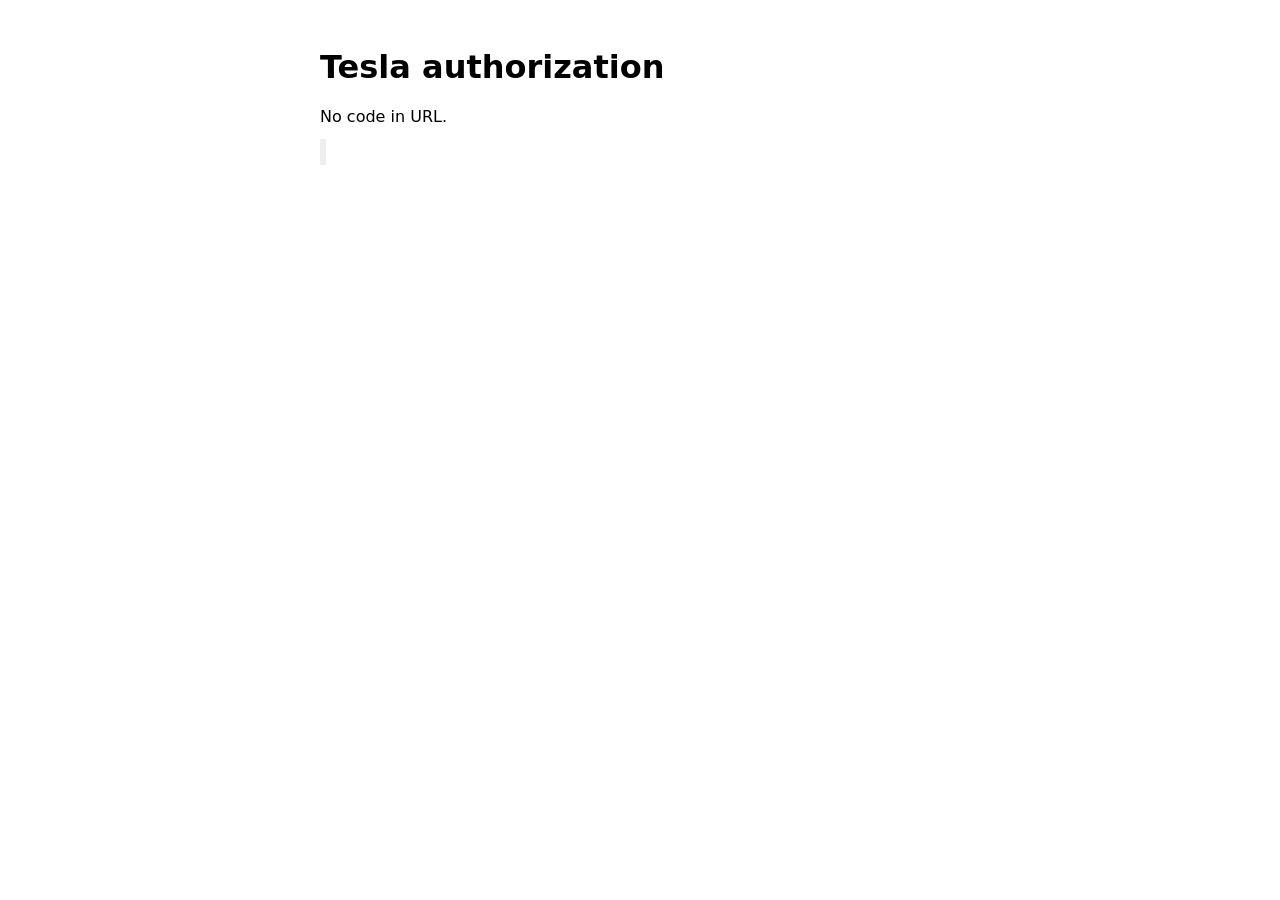
<file: callback/index.html>
<!doctype html><meta charset="utf-8"><meta name="robots" content="noindex"><title>Tesla authorization</title>
<style>body{font:16px system-ui;max-width:40em;margin:3em auto;padding:0 1em}code{word-break:break-all;background:#eee;padding:.2em}</style>
<h1>Tesla authorization</h1><p id="m">Reading response…</p><p><code id="c"></code></p>
<script>
const q=new URLSearchParams(location.search);const c=q.get('code'),e=q.get('error');
document.getElementById('m').textContent=c?'Approved. Copy this whole page URL (or the code below) back into the chat:':(e?('Error: '+e+' '+(q.get('error_description')||'')):'No code in URL.');
if(c)document.getElementById('c').textContent=c;
</script>
</file>
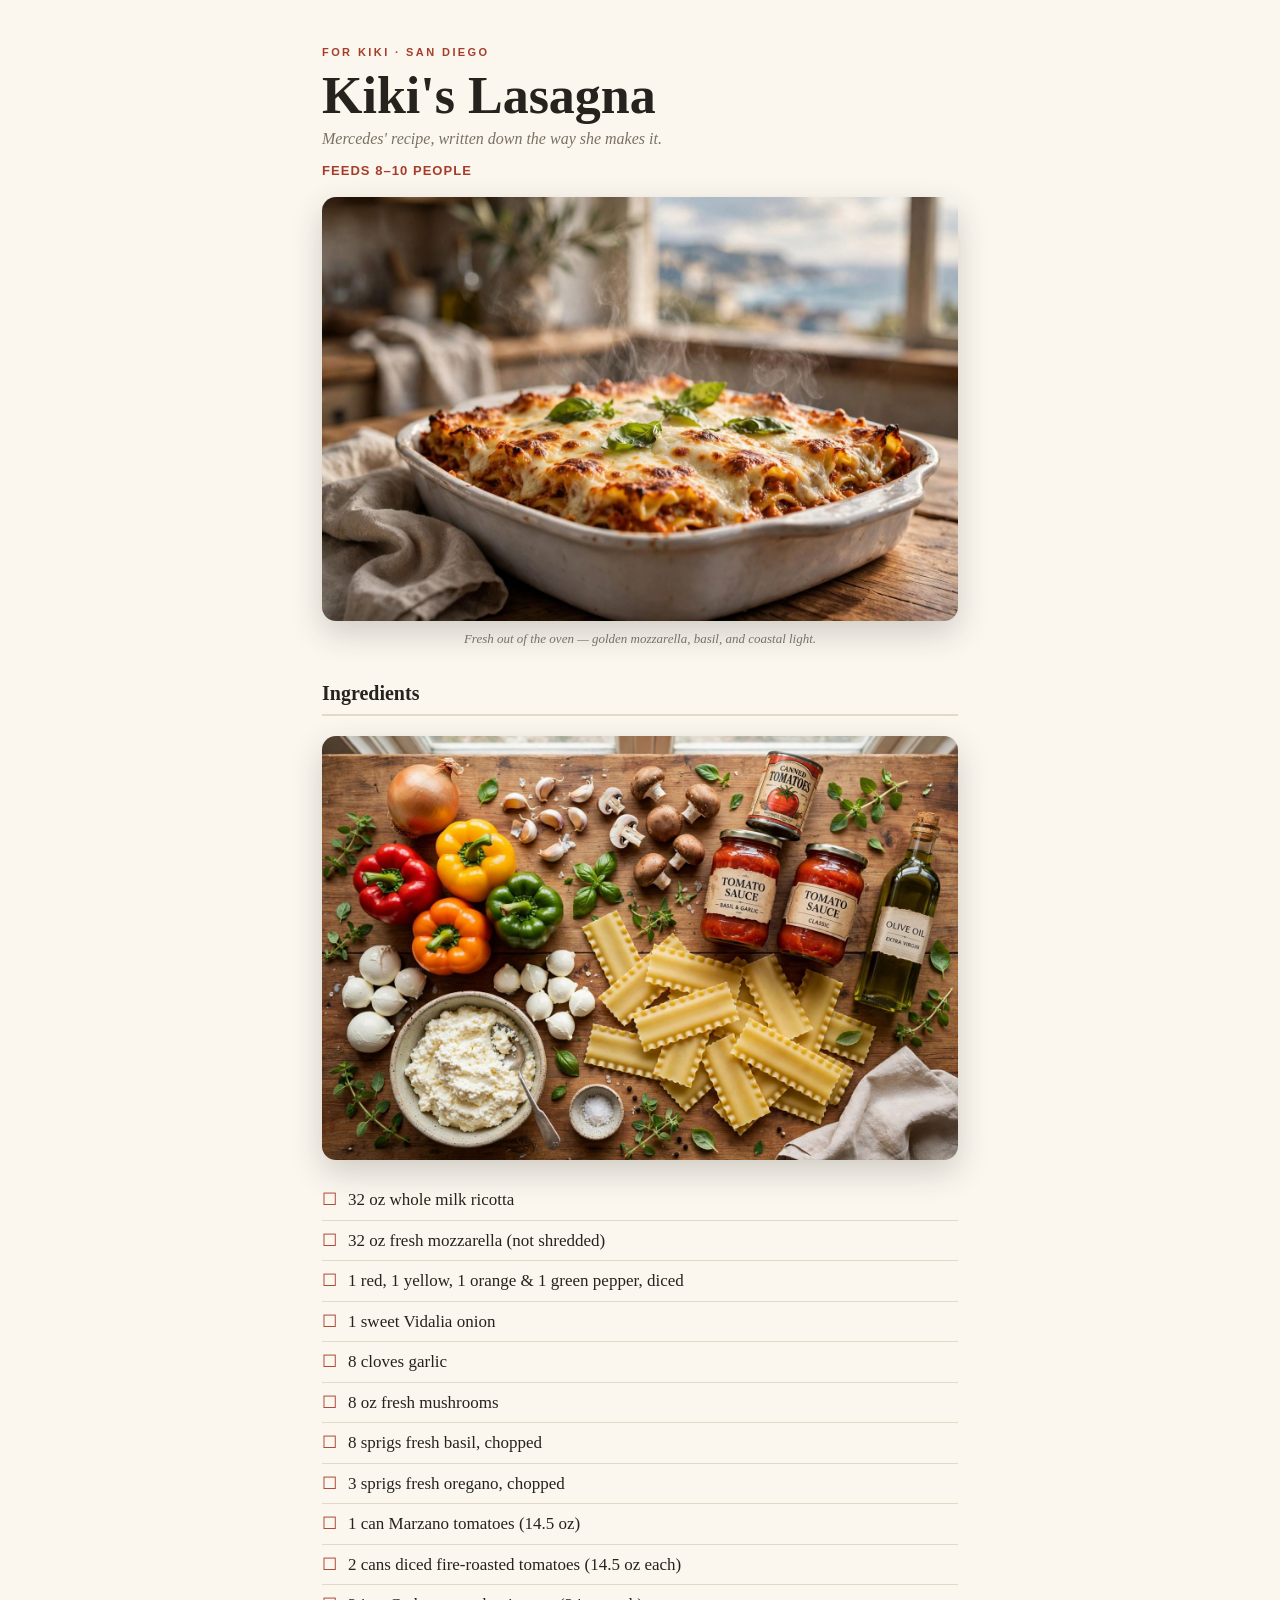
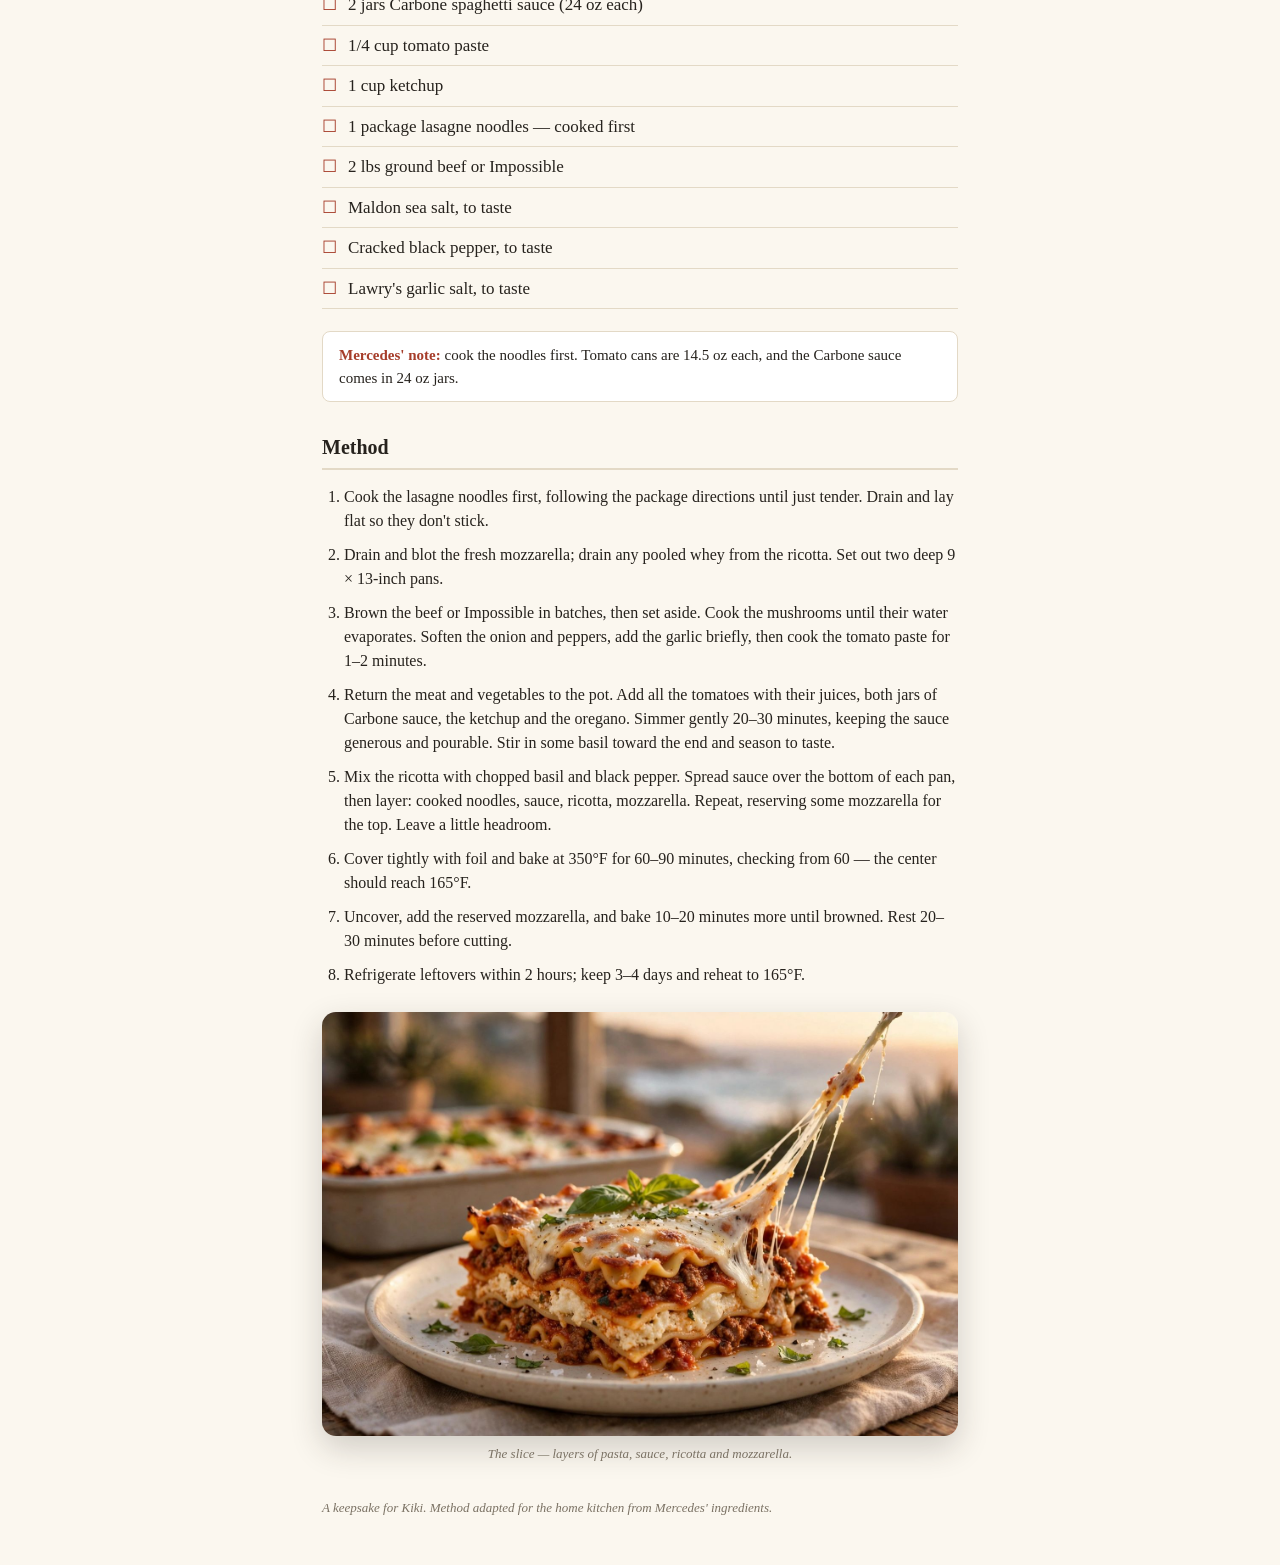
<file: kiki-lasagna-card/index.html>
<!DOCTYPE html>
<html lang="en">
<head>
<meta charset="utf-8">
<meta name="viewport" content="width=device-width, initial-scale=1">
<title>Kiki's Lasagna — Recipe Card</title>
<meta property="og:title" content="Kiki's Lasagna — Recipe Card">
<meta property="og:description" content="Mercedes' lasagna: her ingredients, with the Oct 15 corrections. Feeds 8–10.">
<meta property="og:image" content="https://meltckr.github.io/kiki-lasagna-card/assets/hero.jpg">
<style>
  :root{--ink:#26221d;--paper:#fbf7ef;--accent:#a63d2a;--line:#e3d9c6;--muted:#7a7163}
  *{box-sizing:border-box}
  body{margin:0;background:var(--paper);color:var(--ink);font-family:Georgia,'Times New Roman',serif;line-height:1.5}
  .card{max-width:680px;margin:0 auto;padding:32px 22px 48px}
  .eyebrow{letter-spacing:.22em;font-size:11px;text-transform:uppercase;color:var(--accent);font-family:Helvetica,Arial,sans-serif;font-weight:700}
  h1{font-size:42px;line-height:1.05;margin:8px 0 4px}
  .sub{color:var(--muted);font-style:italic;margin:0 0 6px}
  .serves{font-family:Helvetica,Arial,sans-serif;font-size:13px;letter-spacing:.08em;text-transform:uppercase;color:var(--accent);font-weight:700;margin:10px 0 0}
  h2{font-size:20px;margin:30px 0 10px;border-bottom:2px solid var(--line);padding-bottom:6px}
  ul{list-style:none;padding:0;margin:0}
  ul li{padding:7px 0 7px 26px;position:relative;border-bottom:1px solid var(--line);font-size:17px}
  ul li::before{content:"☐";position:absolute;left:0;color:var(--accent)}
  ol{padding-left:22px;margin:0}
  ol li{padding:5px 0;font-size:16px}
  .note{background:#fff;border:1px solid var(--line);border-radius:8px;padding:12px 16px;font-size:15px;margin-top:22px}
  .note strong{color:var(--accent)}
  footer{margin-top:34px;color:var(--muted);font-size:13px;font-style:italic}
  figure{margin:20px 0}
  figure img{width:100%;height:auto;display:block;border-radius:14px;box-shadow:0 12px 32px rgba(38,34,29,.20)}
  figcaption{color:var(--muted);font-size:13px;font-style:italic;margin-top:8px;text-align:center}
  .hero-img{margin-top:16px}
  @media (min-width:760px){ h1{font-size:52px} .card{padding-top:44px} }
</style>
</head>
<body>
<div class="card">
  <div class="eyebrow">For Kiki · San Diego</div>
  <h1>Kiki's Lasagna</h1>
  <p class="sub">Mercedes' recipe, written down the way she makes it.</p>
  <p class="serves">Feeds 8–10 people</p>

  <figure class="hero-img"><img src="assets/hero.jpg" alt="Baked lasagna in a white ceramic dish, golden mozzarella top with basil, steam rising, coastal window light"><figcaption>Fresh out of the oven — golden mozzarella, basil, and coastal light.</figcaption></figure>

  <h2>Ingredients</h2>
  <figure><img src="assets/ingredients.jpg" alt="Overhead flat lay of the lasagna ingredients: four colors of pepper, ricotta, fresh mozzarella, mushrooms, garlic, onion, herbs, canned tomatoes, jars of sauce and lasagne noodles" loading="lazy"></figure>
  <ul>
    <li>32 oz whole milk ricotta</li>
    <li>32 oz fresh mozzarella (not shredded)</li>
    <li>1 red, 1 yellow, 1 orange &amp; 1 green pepper, diced</li>
    <li>1 sweet Vidalia onion</li>
    <li>8 cloves garlic</li>
    <li>8 oz fresh mushrooms</li>
    <li>8 sprigs fresh basil, chopped</li>
    <li>3 sprigs fresh oregano, chopped</li>
    <li>1 can Marzano tomatoes (14.5 oz)</li>
    <li>2 cans diced fire-roasted tomatoes (14.5 oz each)</li>
    <li>2 jars Carbone spaghetti sauce (24 oz each)</li>
    <li>1/4 cup tomato paste</li>
    <li>1 cup ketchup</li>
    <li>1 package lasagne noodles — cooked first</li>
    <li>2 lbs ground beef or Impossible</li>
    <li>Maldon sea salt, to taste</li>
    <li>Cracked black pepper, to taste</li>
    <li>Lawry's garlic salt, to taste</li>
  </ul>

  <div class="note"><strong>Mercedes' note:</strong> cook the noodles first. Tomato cans are 14.5 oz each, and the Carbone sauce comes in 24 oz jars.</div>

  <h2>Method</h2>
  <ol>
    <li>Cook the lasagne noodles first, following the package directions until just tender. Drain and lay flat so they don't stick.</li>
    <li>Drain and blot the fresh mozzarella; drain any pooled whey from the ricotta. Set out two deep 9 × 13-inch pans.</li>
    <li>Brown the beef or Impossible in batches, then set aside. Cook the mushrooms until their water evaporates. Soften the onion and peppers, add the garlic briefly, then cook the tomato paste for 1–2 minutes.</li>
    <li>Return the meat and vegetables to the pot. Add all the tomatoes with their juices, both jars of Carbone sauce, the ketchup and the oregano. Simmer gently 20–30 minutes, keeping the sauce generous and pourable. Stir in some basil toward the end and season to taste.</li>
    <li>Mix the ricotta with chopped basil and black pepper. Spread sauce over the bottom of each pan, then layer: cooked noodles, sauce, ricotta, mozzarella. Repeat, reserving some mozzarella for the top. Leave a little headroom.</li>
    <li>Cover tightly with foil and bake at 350°F for 60–90 minutes, checking from 60 — the center should reach 165°F.</li>
    <li>Uncover, add the reserved mozzarella, and bake 10–20 minutes more until browned. Rest 20–30 minutes before cutting.</li>
    <li>Refrigerate leftovers within 2 hours; keep 3–4 days and reheat to 165°F.</li>
  </ol>

  <figure><img src="assets/slice.jpg" alt="A plated slice of the lasagna showing its layers, with a mozzarella cheese pull and the baking dish behind it" loading="lazy"><figcaption>The slice — layers of pasta, sauce, ricotta and mozzarella.</figcaption></figure>

  <footer>A keepsake for Kiki. Method adapted for the home kitchen from Mercedes' ingredients.</footer>
</div>
</body>
</html>
</file>
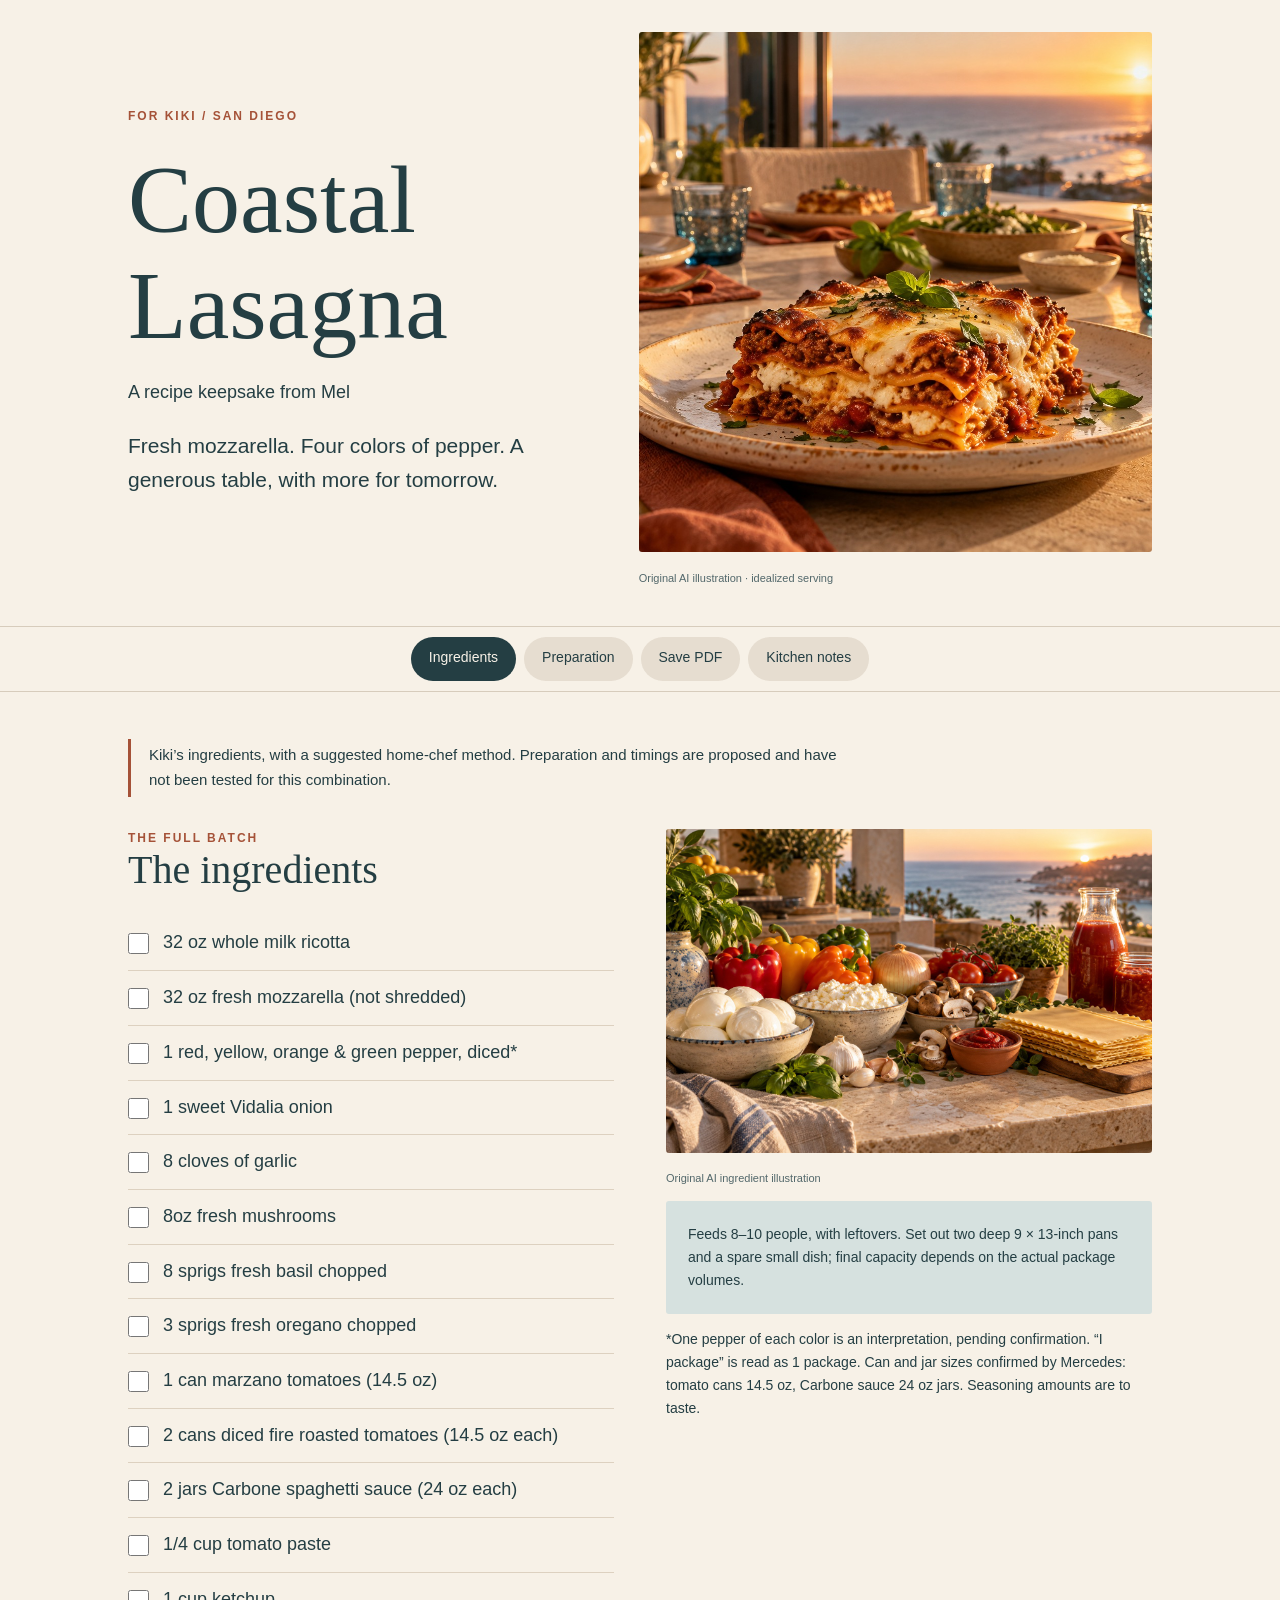
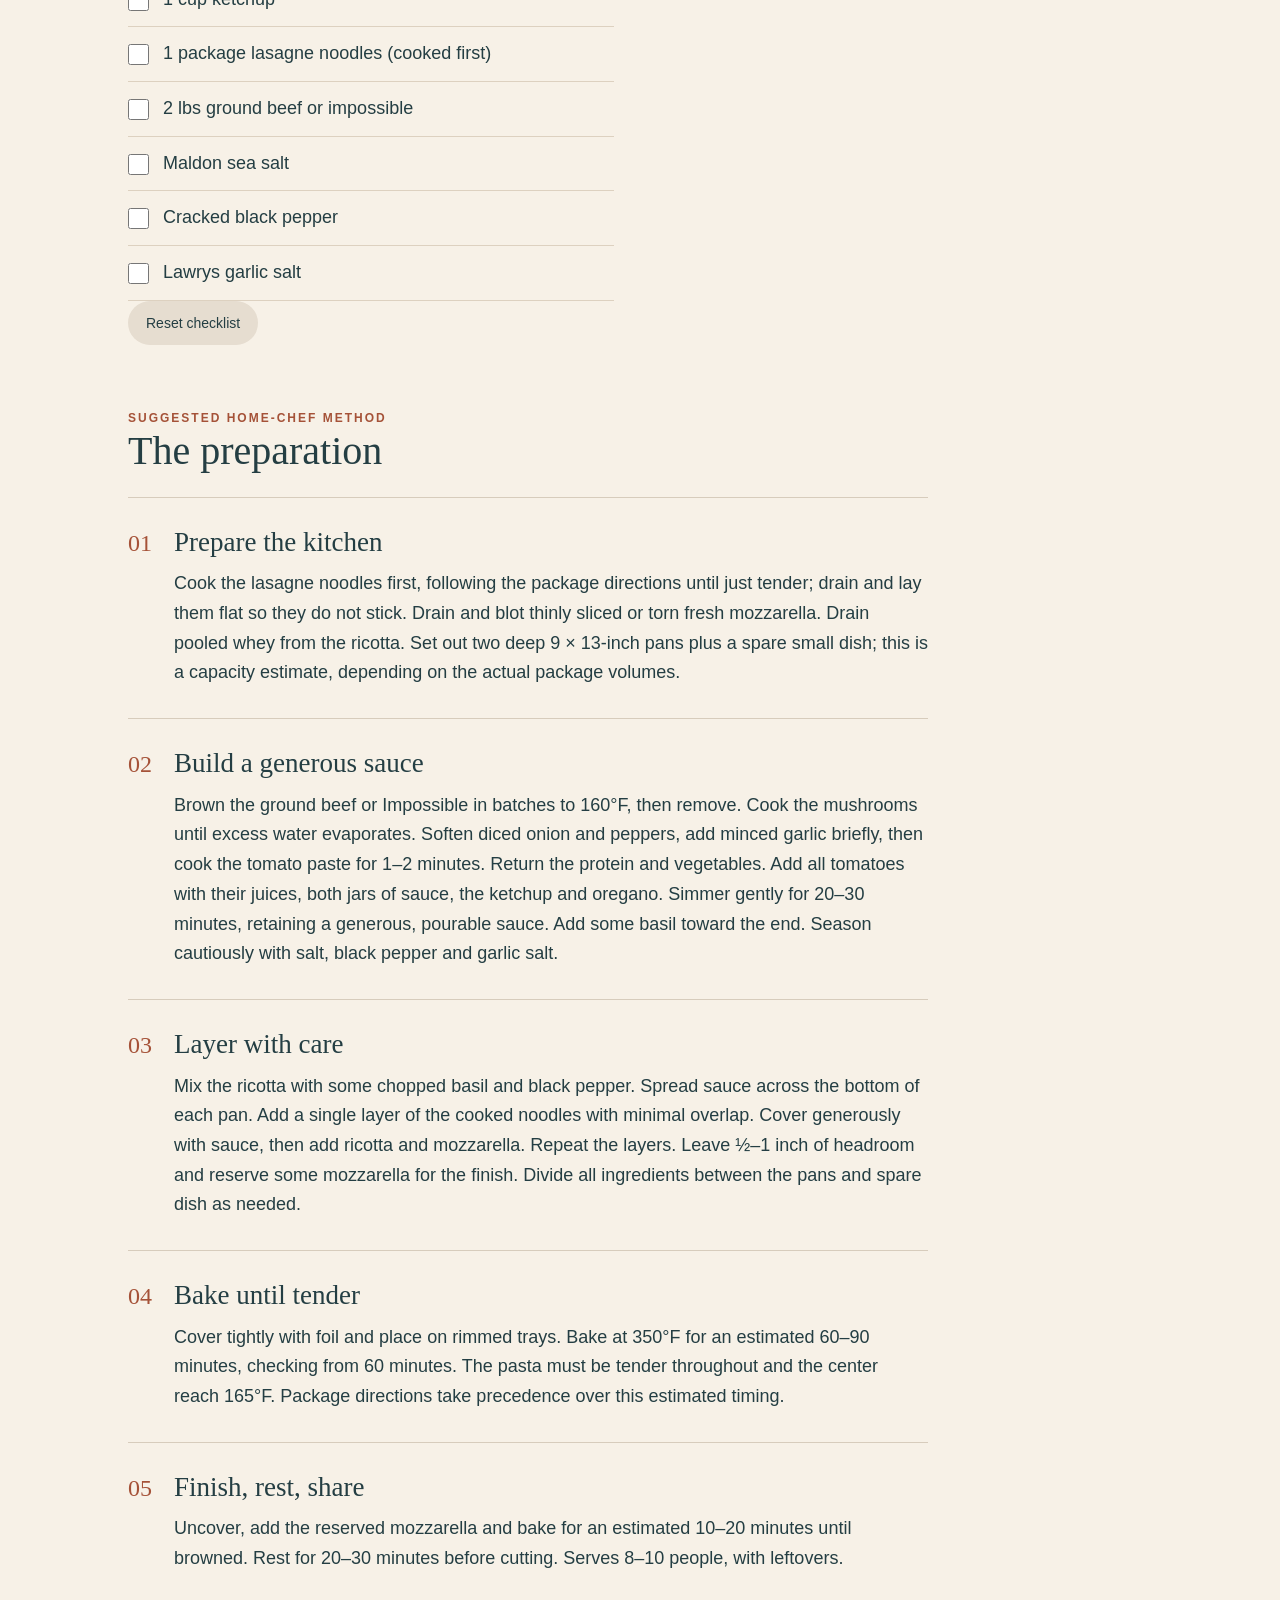
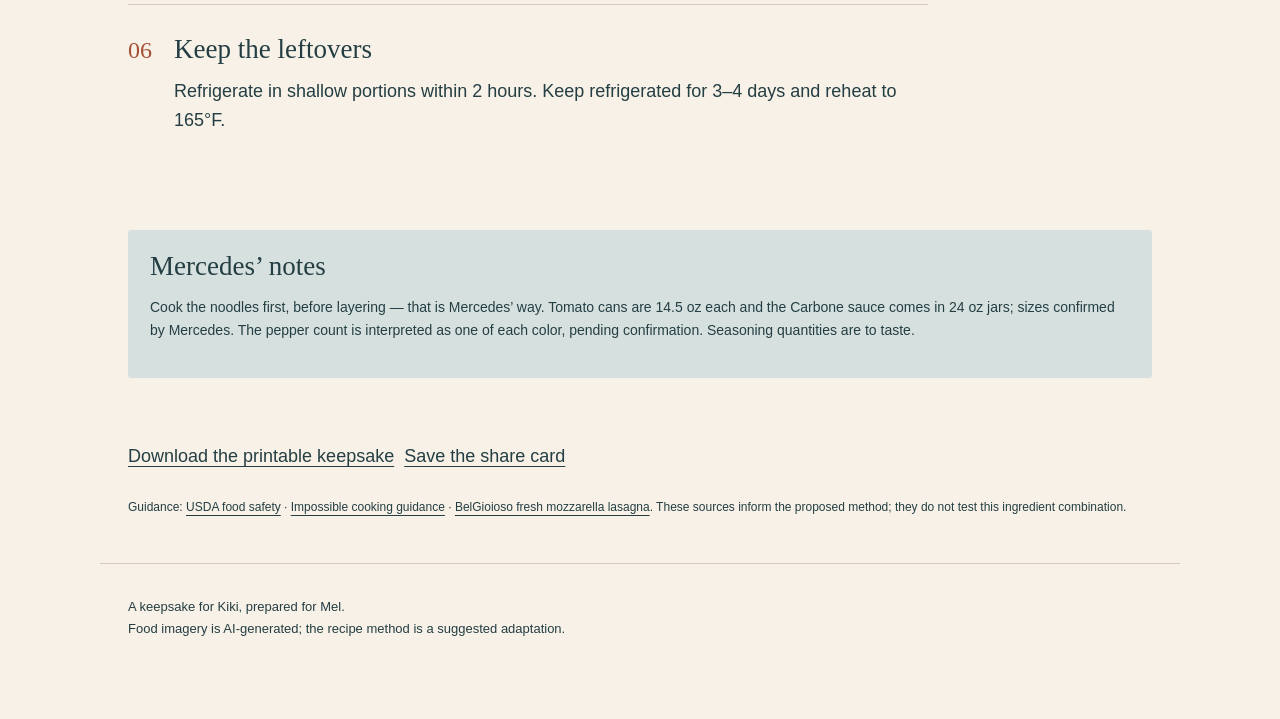
<file: kiki-lasagna/index.html>
<!doctype html><html lang="en"><head><meta charset="utf-8"><meta name="viewport" content="width=device-width,initial-scale=1"><title>For Kiki | Coastal Lasagna</title><meta name="description" content="Kiki’s ingredients, a suggested home-chef method, and a coastal recipe keepsake from Mel."><meta property="og:title" content="For Kiki | Coastal Lasagna"><meta property="og:description" content="Fresh mozzarella. A generous family table. A recipe keepsake from Mel."><meta property="og:type" content="website"><meta property="og:url" content="https://meltckr.github.io/kiki-lasagna/"><meta property="og:image" content="https://meltckr.github.io/kiki-lasagna/og-image.png"><meta property="og:image:width" content="1200"><meta property="og:image:height" content="630"><meta name="twitter:card" content="summary_large_image"><meta name="theme-color" content="#F7F1E7"><style>
:root{--cream:#F7F1E7;--ink:#243E43;--terra:#A55238;--blue:#D6E1DF}*{box-sizing:border-box}html{scroll-behavior:smooth;scroll-padding-top:80px}body{margin:0;background:var(--cream);color:var(--ink);font:18px/1.65 Arial,sans-serif}a{color:inherit;text-underline-offset:4px}header,main,footer{max-width:1080px;margin:auto;padding:32px 28px}.eyebrow{font-size:12px;letter-spacing:2px;color:var(--terra);font-weight:bold}h1,h2,h3{font-family:Georgia,serif;font-weight:normal;line-height:1.1}h1{font-size:clamp(54px,8vw,96px);margin:20px 0}h2{font-size:40px;margin:0 0 24px}h3{font-size:27px;margin:0 0 12px}.hero{display:grid;grid-template-columns:1fr 1.1fr;gap:44px;align-items:center}.hero>*,.recipegrid>*{min-width:0}.hero img{max-width:100%;width:100%;height:520px;object-fit:cover;border-radius:3px}.intro{font-size:21px;max-width:460px}.caption{font-size:11px;line-height:1.5;margin:8px 0;color:#53686B}.nav{position:sticky;top:0;z-index:2;display:flex;justify-content:center;gap:8px;padding:10px;background:rgba(247,241,231,.97);border-block:1px solid #D7CCBC;flex-wrap:wrap}.nav a,button{font:14px Arial,sans-serif;text-decoration:none;background:var(--ink);color:var(--cream);padding:12px 18px;border-radius:30px;border:0;cursor:pointer;min-height:44px}.nav a.secondary,button.secondary{background:#E6DDD0;color:var(--ink)}section{margin:32px 0 64px}.provenance{border-left:3px solid var(--terra);padding:4px 0 4px 18px;font-size:15px;max-width:710px}.recipegrid{display:grid;grid-template-columns:1fr 1fr;gap:52px}.ingredient{display:flex;gap:14px;align-items:flex-start;padding:12px 0;border-bottom:1px solid #DDD1C0;font-size:18px;cursor:pointer}.ingredient input{width:21px;height:21px;margin:5px 0 0;accent-color:var(--terra);flex:none}.ingredient:has(input:checked) span{text-decoration:line-through;color:#627574}.ingredient:focus-within{outline:2px solid var(--terra);outline-offset:4px}.ingredient-art{width:100%;height:auto;border-radius:3px}.small{font-size:14px;line-height:1.65}.note{background:var(--blue);padding:22px;border-radius:3px}.method{list-style:none;margin:0;padding:0;max-width:800px}.method li{display:flex;gap:22px;border-top:1px solid #D7CCBC;padding:30px 0}.num{color:var(--terra);font:24px Georgia;flex:none;line-height:1.3}.method p{margin:0}.sources{font-size:12px;line-height:2}.actions{display:flex;gap:10px;flex-wrap:wrap;margin:24px 0}footer{border-top:1px solid #D7CCBC;font-size:13px;padding-bottom:80px}:focus-visible{outline:3px solid var(--terra);outline-offset:4px}@media(max-width:700px){header,main,footer{padding:26px 22px}.hero,.recipegrid{grid-template-columns:1fr;gap:24px}.hero img{height:auto;aspect-ratio:4/3}.hero .art{grid-row:2}h1{font-size:61px}.intro{font-size:19px}.nav{justify-content:flex-start;padding-inline:14px;flex-wrap:nowrap;overflow:auto}.nav a{white-space:nowrap;font-size:13px;padding:12px 16px}h2{font-size:36px}.method li{gap:15px;padding:26px 0}.method p{font-size:18px}.ingredient{font-size:18px}.recipegrid .art{margin-top:14px}section{margin-bottom:48px}.nav a:last-child{display:none}}@media print{.nav,.actions,button,input{display:none}body{background:white;font-size:11pt}header,main,footer{padding:18px}.hero img{height:200px}.method li{break-inside:avoid}.ingredient{padding:5px}.recipegrid{gap:24px}h1{font-size:38pt}h2{font-size:24pt}section{margin:20px 0}}
</style></head><body><header><div class="hero"><div><div class="eyebrow">FOR KIKI / SAN DIEGO</div><h1>Coastal<br>Lasagna</h1><p>A recipe keepsake from Mel</p><p class="intro">Fresh mozzarella. Four colors of pepper. A generous table, with more for tomorrow.</p></div><div class="art"><img src="assets/lasagna-hero.jpg" alt="Idealized lasagna serving on cream ceramic in warm coastal sunset light" width="1536" height="1024"><p class="caption">Original AI illustration · idealized serving</p></div></div></header><nav class="nav" aria-label="Recipe sections"><a href="#ingredients">Ingredients</a><a href="#method" class="secondary">Preparation</a><a href="coastal-lasagna-keepsake.pdf" download class="secondary">Save PDF</a><a href="#notes" class="secondary">Kitchen notes</a></nav><main><p class="provenance">Kiki’s ingredients, with a suggested home-chef method. Preparation and timings are proposed and have not been tested for this combination.</p><section id="ingredients"><div class="recipegrid"><div><div class="eyebrow">THE FULL BATCH</div><h2>The ingredients</h2><div class="checklist"><label class="ingredient"><input type="checkbox"><span>32 oz whole milk ricotta</span></label><label class="ingredient"><input type="checkbox"><span>32 oz fresh mozzarella (not shredded)</span></label><label class="ingredient"><input type="checkbox"><span>1 red, yellow, orange &amp; green pepper, diced*</span></label><label class="ingredient"><input type="checkbox"><span>1 sweet Vidalia onion</span></label><label class="ingredient"><input type="checkbox"><span>8 cloves of garlic</span></label><label class="ingredient"><input type="checkbox"><span>8oz fresh mushrooms</span></label><label class="ingredient"><input type="checkbox"><span>8 sprigs fresh basil chopped</span></label><label class="ingredient"><input type="checkbox"><span>3 sprigs fresh oregano chopped</span></label><label class="ingredient"><input type="checkbox"><span>1 can marzano tomatoes (14.5 oz)</span></label><label class="ingredient"><input type="checkbox"><span>2 cans diced fire roasted tomatoes (14.5 oz each)</span></label><label class="ingredient"><input type="checkbox"><span>2 jars Carbone spaghetti sauce (24 oz each)</span></label><label class="ingredient"><input type="checkbox"><span>1/4 cup tomato paste</span></label><label class="ingredient"><input type="checkbox"><span>1 cup ketchup</span></label><label class="ingredient"><input type="checkbox"><span>1 package lasagne noodles (cooked first)</span></label><label class="ingredient"><input type="checkbox"><span>2 lbs ground beef or impossible</span></label><label class="ingredient"><input type="checkbox"><span>Maldon sea salt</span></label><label class="ingredient"><input type="checkbox"><span>Cracked black pepper</span></label><label class="ingredient"><input type="checkbox"><span>Lawrys garlic salt</span></label></div><button class="secondary" id="reset">Reset checklist</button></div><div class="art"><img class="ingredient-art" src="assets/ingredients-art.jpg" alt="Tomatoes, fresh cheeses, four colors of pepper, herbs and dry lasagna sheets in a coastal kitchen" width="1536" height="1024" loading="lazy"><p class="caption">Original AI ingredient illustration</p><p class="note small">Feeds 8–10 people, with leftovers. Set out two deep 9 × 13-inch pans and a spare small dish; final capacity depends on the actual package volumes.</p><p class="small">*One pepper of each color is an interpretation, pending confirmation. “I package” is read as 1 package. Can and jar sizes confirmed by Mercedes: tomato cans 14.5 oz, Carbone sauce 24 oz jars. Seasoning amounts are to taste.</p></div></div></section><section id="method"><div class="eyebrow">SUGGESTED HOME-CHEF METHOD</div><h2>The preparation</h2><ol class="method"><li><span class="num">01</span><div><h3>Prepare the kitchen</h3><p>Cook the lasagne noodles first, following the package directions until just tender; drain and lay them flat so they do not stick. Drain and blot thinly sliced or torn fresh mozzarella. Drain pooled whey from the ricotta. Set out two deep 9 × 13-inch pans plus a spare small dish; this is a capacity estimate, depending on the actual package volumes.</p></div></li><li><span class="num">02</span><div><h3>Build a generous sauce</h3><p>Brown the ground beef or Impossible in batches to 160°F, then remove. Cook the mushrooms until excess water evaporates. Soften diced onion and peppers, add minced garlic briefly, then cook the tomato paste for 1–2 minutes. Return the protein and vegetables. Add all tomatoes with their juices, both jars of sauce, the ketchup and oregano. Simmer gently for 20–30 minutes, retaining a generous, pourable sauce. Add some basil toward the end. Season cautiously with salt, black pepper and garlic salt.</p></div></li><li><span class="num">03</span><div><h3>Layer with care</h3><p>Mix the ricotta with some chopped basil and black pepper. Spread sauce across the bottom of each pan. Add a single layer of the cooked noodles with minimal overlap. Cover generously with sauce, then add ricotta and mozzarella. Repeat the layers. Leave ½–1 inch of headroom and reserve some mozzarella for the finish. Divide all ingredients between the pans and spare dish as needed.</p></div></li><li><span class="num">04</span><div><h3>Bake until tender</h3><p>Cover tightly with foil and place on rimmed trays. Bake at 350°F for an estimated 60–90 minutes, checking from 60 minutes. The pasta must be tender throughout and the center reach 165°F. Package directions take precedence over this estimated timing.</p></div></li><li><span class="num">05</span><div><h3>Finish, rest, share</h3><p>Uncover, add the reserved mozzarella and bake for an estimated 10–20 minutes until browned. Rest for 20–30 minutes before cutting. Serves 8–10 people, with leftovers.</p></div></li><li><span class="num">06</span><div><h3>Keep the leftovers</h3><p>Refrigerate in shallow portions within 2 hours. Keep refrigerated for 3–4 days and reheat to 165°F.</p></div></li></ol></section><section id="notes" class="note"><h3>Mercedes’ notes</h3><p class="small">Cook the noodles first, before layering — that is Mercedes’ way. Tomato cans are 14.5 oz each and the Carbone sauce comes in 24 oz jars; sizes confirmed by Mercedes. The pepper count is interpreted as one of each color, pending confirmation. Seasoning quantities are to taste.</p></section><div class="actions"><a href="coastal-lasagna-keepsake.pdf" download>Download the printable keepsake</a><a href="share-square.png" download>Save the share card</a></div><p class="sources">Guidance: <a href="https://www.fsis.usda.gov/food-safety/safe-food-handling-and-preparation/food-safety-basics/steps-keep-food-safe">USDA food safety</a> · <a href="https://impossiblefoods.com/blog/how-to-cook-impossible-burger-at-home">Impossible cooking guidance</a> · <a href="https://www.belgioioso.com/recipes/fresh-mozzarella-lasagna/">BelGioioso fresh mozzarella lasagna</a>. These sources inform the proposed method; they do not test this ingredient combination.</p></main><footer>A keepsake for Kiki, prepared for Mel.<br>Food imagery is AI-generated; the recipe method is a suggested adaptation.</footer><script>const boxes=[...document.querySelectorAll('.ingredient input')];boxes.forEach((b,i)=>{try{b.checked=localStorage.getItem('kiki-lasagna-'+i)==='1'}catch{}b.addEventListener('change',()=>{try{localStorage.setItem('kiki-lasagna-'+i,b.checked?'1':'0')}catch{}})});document.getElementById('reset').onclick=()=>boxes.forEach((b,i)=>{b.checked=false;try{localStorage.removeItem('kiki-lasagna-'+i)}catch{}});</script></body></html>
</file>
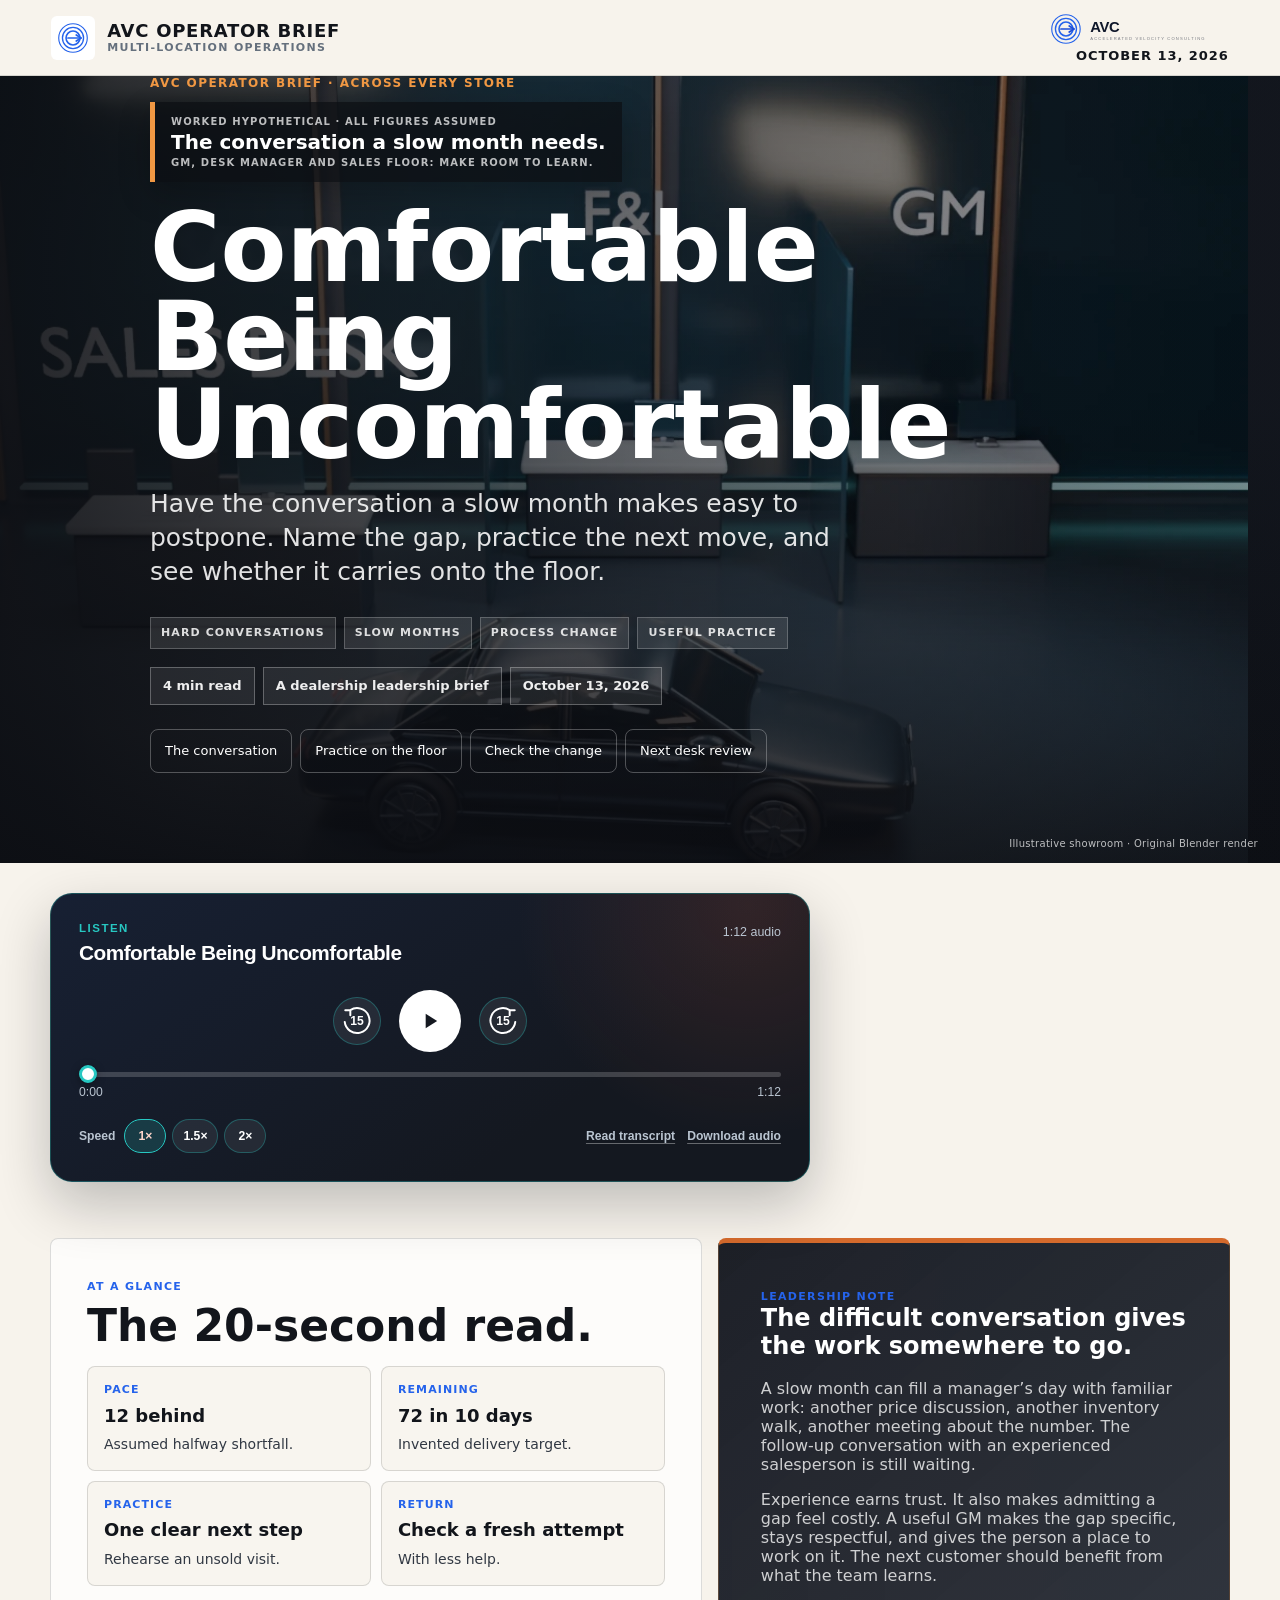
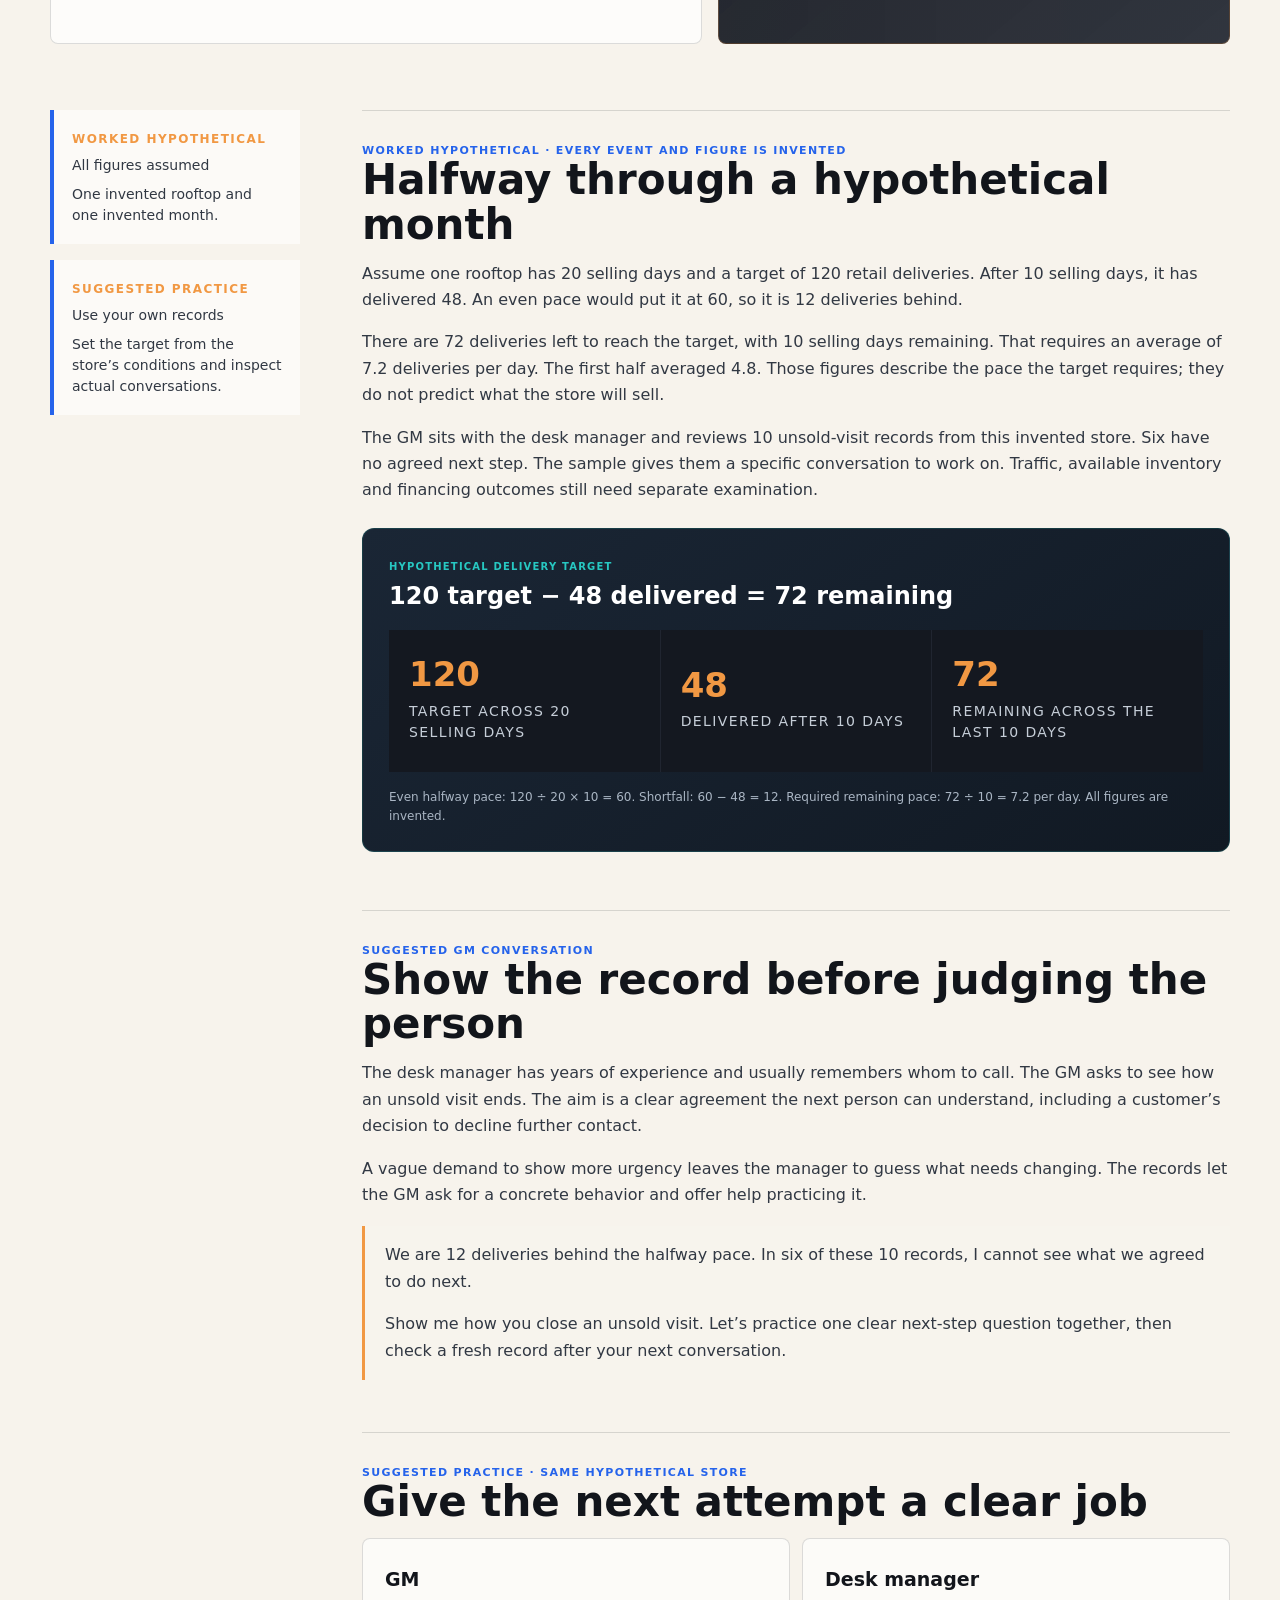
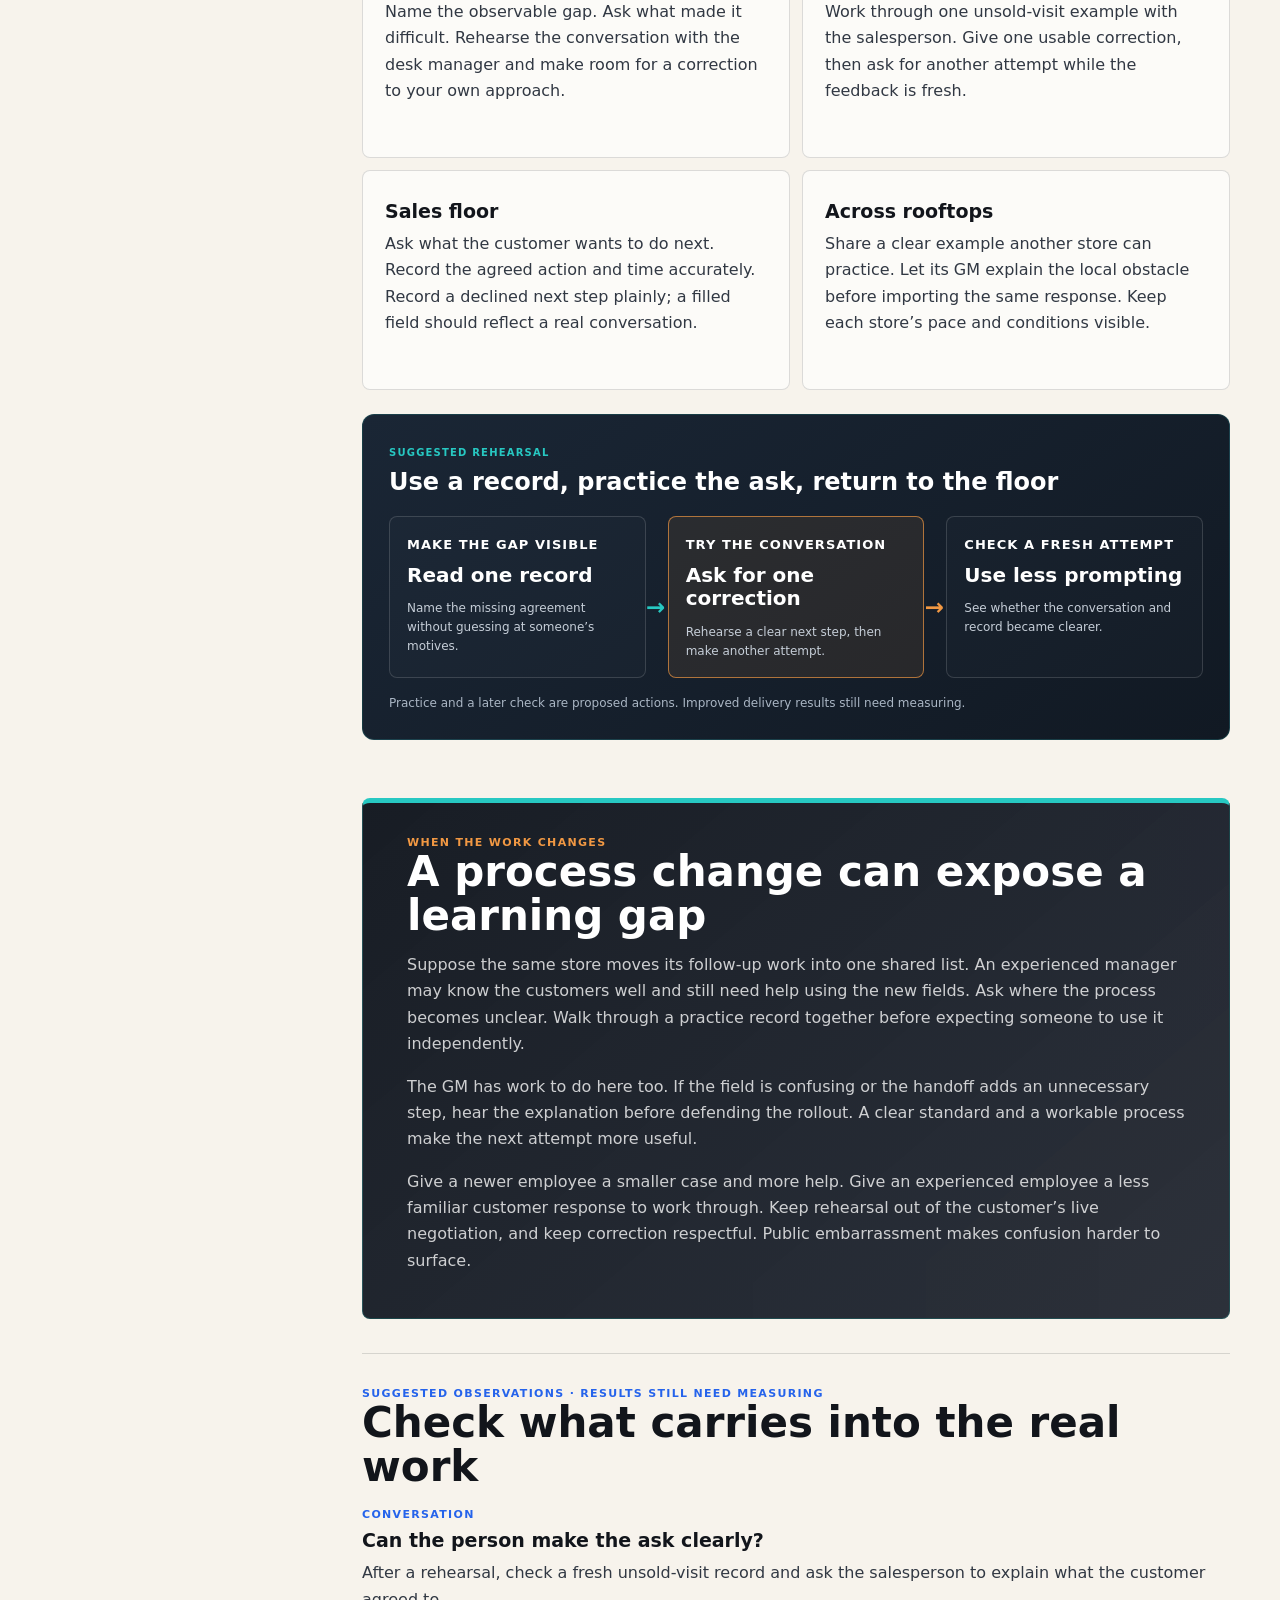
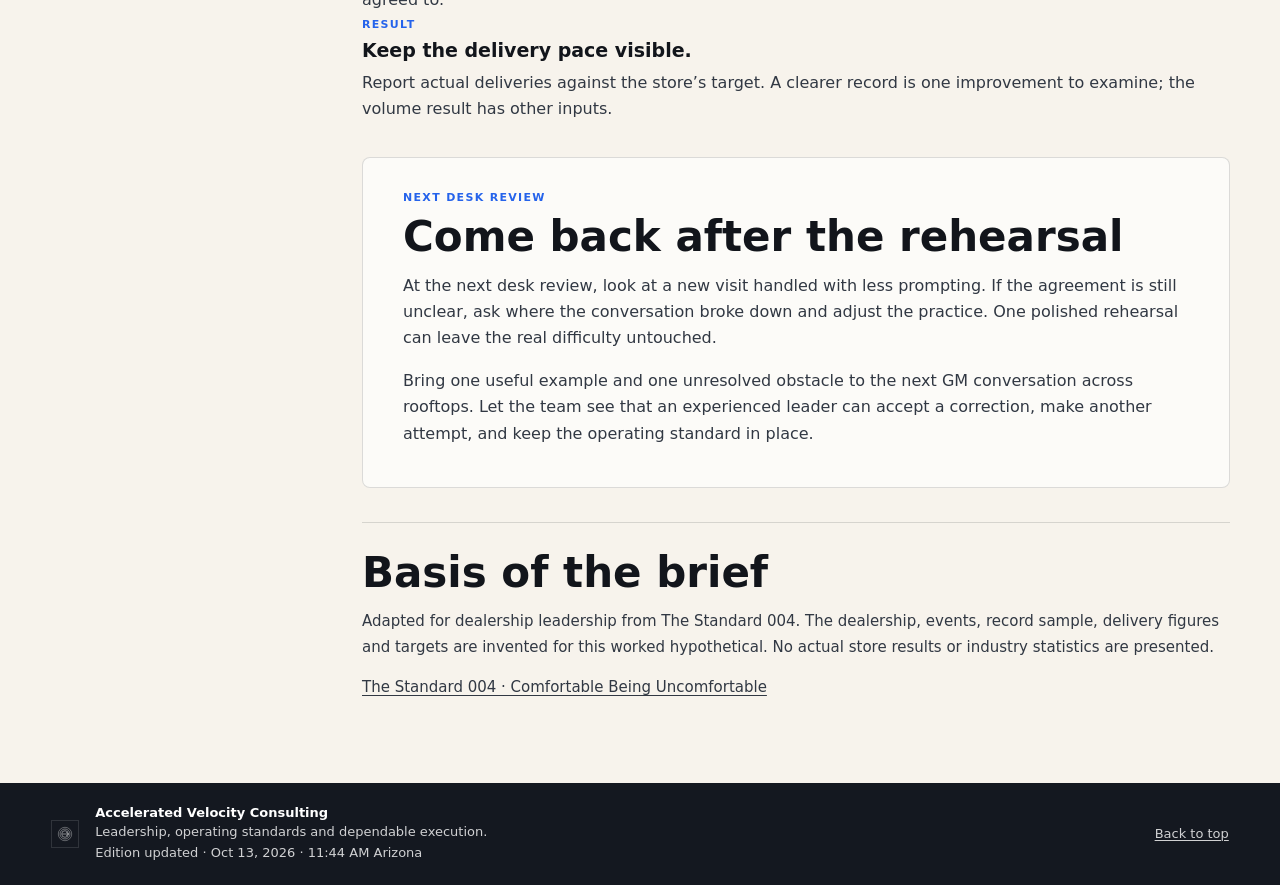
<file: avc/operator-briefs/comfortable-being-uncomfortable/index.html>
<!doctype html>
<html lang="en">
  <head><meta charset="utf-8"><meta name="viewport" content="width=device-width, initial-scale=1"><title>AVC Operator Brief | Comfortable Being Uncomfortable</title><meta name="description" content="A dealership leadership brief on hard conversations, slow months and change, with one clearly labeled hypothetical and a practical way to rehearse and check improvement."><meta name="robots" content="noindex,nofollow,noarchive"><link rel="canonical" href="https://meltckr.github.io/avc/operator-briefs/comfortable-being-uncomfortable/"><meta property="og:type" content="article"><meta property="og:site_name" content="AVC Operator Brief"><meta property="og:title" content="Comfortable Being Uncomfortable | AVC Operator Brief"><meta property="og:description" content="A dealership leadership brief on hard conversations, slow months and change, with one clearly labeled hypothetical and a practical way to rehearse and check improvement."><meta property="og:url" content="https://meltckr.github.io/avc/operator-briefs/comfortable-being-uncomfortable/"><meta property="og:image" content="https://meltckr.github.io/avc/operator-briefs/comfortable-being-uncomfortable/assets/og-comfortable-being-uncomfortable-v1.png"><meta property="og:image:secure_url" content="https://meltckr.github.io/avc/operator-briefs/comfortable-being-uncomfortable/assets/og-comfortable-being-uncomfortable-v1.png"><meta property="og:image:type" content="image/png"><meta property="og:image:width" content="1200"><meta property="og:image:height" content="630"><meta property="og:image:alt" content="Comfortable Being Uncomfortable. AVC Operator Brief. A clearly labeled hypothetical dealership example with original illustrative showroom artwork."><meta property="article:published_time" content="2026-10-13T11:44:50.474776-07:00"><meta property="article:modified_time" content="2026-10-13T11:44:50.474776-07:00"><meta name="twitter:card" content="summary_large_image"><meta name="twitter:title" content="Comfortable Being Uncomfortable | AVC Operator Brief"><meta name="twitter:description" content="A dealership leadership brief on hard conversations, slow months and change, with one clearly labeled hypothetical and a practical way to rehearse and check improvement."><meta name="twitter:image" content="https://meltckr.github.io/avc/operator-briefs/comfortable-being-uncomfortable/assets/og-comfortable-being-uncomfortable-v1.png"><meta name="twitter:image:alt" content="Comfortable Being Uncomfortable. AVC Operator Brief. A clearly labeled hypothetical dealership example with original illustrative showroom artwork."><script type="application/ld+json">{"@context": "https://schema.org", "@type": "Article", "headline": "Comfortable Being Uncomfortable", "description": "A dealership leadership brief on hard conversations, slow months and change, with one clearly labeled hypothetical and a practical way to rehearse and check improvement.", "datePublished": "2026-10-13T11:44:50.474776-07:00", "dateModified": "2026-10-13T11:44:50.474776-07:00", "mainEntityOfPage": "https://meltckr.github.io/avc/operator-briefs/comfortable-being-uncomfortable/", "image": "https://meltckr.github.io/avc/operator-briefs/comfortable-being-uncomfortable/assets/og-comfortable-being-uncomfortable-v1.png"}</script><link rel="stylesheet" href="styles.css?v=comfortable-v1"><link rel="stylesheet" href="operator.css?v=comfortable-v1"><script type="module" src="assets/audio-player/avc-audio-player.js"></script></head><body data-edition="operator-comfortable-being-uncomfortable-v1"><header class="site-header"><a class="series-brand" href="#top" aria-label="AVC Operator Brief"><img src="assets/brand-icon.svg" alt=""><span><strong>AVC Operator Brief</strong><em>Multi-location operations</em></span></a><div class="edition"><span class="avc-provenance"><img src="assets/brand-logo.svg" alt="Accelerated Velocity Consulting"></span><strong>October 13, 2026</strong></div></header><main id="top"><section class="hero"><picture class="hero-picture"><source media="(max-width:760px)" srcset="assets/dealership-mobile-v1.webp"></source><img class="hero-art" src="assets/dealership-desktop-v1.webp" alt="Illustrative 3D dealership showroom with an unbranded sedan, sales desk and adjoining F&amp;I and GM offices." fetchpriority="high"></picture><div class="hero-overlay"></div><div class="hero-copy"><div class="series-row"><p class="kicker">AVC Operator Brief · Across every store</p></div><div class="operator-callout" aria-label="Worked hypothetical with invented assumptions"><span>Worked hypothetical · All figures assumed</span><strong>The conversation a slow month needs.</strong><em>GM, desk manager and sales floor: make room to learn.</em></div><h1>Comfortable Being Uncomfortable</h1><p class="dek">Have the conversation a slow month makes easy to postpone. Name the gap, practice the next move, and see whether it carries onto the floor.</p><div class="issue-system" aria-label="Edition focus"><span>Hard conversations</span><span>Slow months</span><span>Process change</span><span>Useful practice</span></div><div class="hero-meta"><span>4 min read</span><span>A dealership leadership brief</span><span>October 13, 2026</span></div><nav class="operator-nav" aria-label="Explore this brief"><a href="#ownership">The conversation</a><a href="#parts">Practice on the floor</a><a href="#operator-pulse">Check the change</a><a href="#next-watch">Next desk review</a></nav></div><p class="art-disclosure">Illustrative showroom · Original Blender render</p></section><section class="signal-audio" aria-label="Audio brief"><avc-audio-player src="audio/operator-comfortable-being-uncomfortable-arizona-v12-v1.mp3" title="Comfortable Being Uncomfortable" eyebrow="Listen" transcript="content/audio-brief-transcript.txt" download=""></avc-audio-player></section><section class="top-brief" aria-label="Operator first read"><div class="glance-panel"><span class="source-tag">At a glance</span><h2>The 20-second read.</h2><div class="glance-grid"><article><span>Pace</span><strong>12 behind</strong><p>Assumed halfway shortfall.</p></article><article><span>Remaining</span><strong>72 in 10 days</strong><p>Invented delivery target.</p></article><article><span>Practice</span><strong>One clear next step</strong><p>Rehearse an unsold visit.</p></article><article><span>Return</span><strong>Check a fresh attempt</strong><p>With less help.</p></article></div></div><div class="ownership-note" id="ownership"><span class="source-tag">Leadership note</span><h2>The difficult conversation gives the work somewhere to go.</h2><p>A slow month can fill a manager’s day with familiar work: another price discussion, another inventory walk, another meeting about the number. The follow-up conversation with an experienced salesperson is still waiting.</p><p>Experience earns trust. It also makes admitting a gap feel costly. A useful GM makes the gap specific, stays respectful, and gives the person a place to work on it. The next customer should benefit from what the team learns.</p></div></section><section class="newsletter-body"><aside class="left-rail"><div class="rail-block"><span class="label">Worked hypothetical</span><p>All figures assumed</p><p>One invented rooftop and one invented month.</p></div><div class="rail-block"><span class="label">Suggested practice</span><p>Use your own records</p><p>Set the target from the store’s conditions and inspect actual conversations.</p></div></aside><article class="story"><section><span class="source-tag">Worked hypothetical · Every event and figure is invented</span><h2>Halfway through a hypothetical month</h2><p>Assume one rooftop has 20 selling days and a target of 120 retail deliveries. After 10 selling days, it has delivered 48. An even pace would put it at 60, so it is 12 deliveries behind.</p><p>There are 72 deliveries left to reach the target, with 10 selling days remaining. That requires an average of 7.2 deliveries per day. The first half averaged 4.8. Those figures describe the pace the target requires; they do not predict what the store will sell.</p><p>The GM sits with the desk manager and reviews 10 unsold-visit records from this invented store. Six have no agreed next step. The sample gives them a specific conversation to work on. Traffic, available inventory and financing outcomes still need separate examination.</p><figure class="diagram-panel" aria-label="Invented delivery-target arithmetic"><figcaption><span class="source-tag">Hypothetical delivery target</span><h3>120 target − 48 delivered = 72 remaining</h3></figcaption><div class="data-strip scenario-values"><div><span>120</span><p>Target across 20 selling days</p></div><div><span>48</span><p>Delivered after 10 days</p></div><div><span>72</span><p>Remaining across the last 10 days</p></div></div><p class="diagram-note">Even halfway pace: 120 ÷ 20 × 10 = 60. Shortfall: 60 − 48 = 12. Required remaining pace: 72 ÷ 10 = 7.2 per day. All figures are invented.</p></figure></section><section><span class="source-tag">Suggested GM conversation</span><h2>Show the record before judging the person</h2><p>The desk manager has years of experience and usually remembers whom to call. The GM asks to see how an unsold visit ends. The aim is a clear agreement the next person can understand, including a customer’s decision to decline further contact.</p><p>A vague demand to show more urgency leaves the manager to guess what needs changing. The records let the GM ask for a concrete behavior and offer help practicing it.</p><blockquote class="handoff-script"><p>We are 12 deliveries behind the halfway pace. In six of these 10 records, I cannot see what we agreed to do next.</p><p>Show me how you close an unsold visit. Let’s practice one clear next-step question together, then check a fresh record after your next conversation.</p></blockquote></section><section id="parts"><span class="source-tag">Suggested practice · Same hypothetical store</span><h2>Give the next attempt a clear job</h2><div class="identity-grid"><article><h3>GM</h3><p>Name the observable gap. Ask what made it difficult. Rehearse the conversation with the desk manager and make room for a correction to your own approach.</p></article><article><h3>Desk manager</h3><p>Work through one unsold-visit example with the salesperson. Give one usable correction, then ask for another attempt while the feedback is fresh.</p></article><article><h3>Sales floor</h3><p>Ask what the customer wants to do next. Record the agreed action and time accurately. Record a declined next step plainly; a filled field should reflect a real conversation.</p></article><article><h3>Across rooftops</h3><p>Share a clear example another store can practice. Let its GM explain the local obstacle before importing the same response. Keep each store’s pace and conditions visible.</p></article></div><figure class="diagram-panel practice-flow" aria-label="Suggested practice sequence"><figcaption><span class="source-tag">Suggested rehearsal</span><h3>Use a record, practice the ask, return to the floor</h3></figcaption><ol class="flow-list"><li class="flow-node sent"><h4>Make the gap visible</h4><strong>Read one record</strong><p>Name the missing agreement without guessing at someone’s motives.</p></li><li class="flow-node hold"><h4>Try the conversation</h4><strong>Ask for one correction</strong><p>Rehearse a clear next step, then make another attempt.</p></li><li class="flow-node approved"><h4>Check a fresh attempt</h4><strong>Use less prompting</strong><p>See whether the conversation and record became clearer.</p></li></ol><p class="diagram-note">Practice and a later check are proposed actions. Improved delivery results still need measuring.</p></figure></section><section class="second-proof"><span class="source-tag">When the work changes</span><h2>A process change can expose a learning gap</h2><p>Suppose the same store moves its follow-up work into one shared list. An experienced manager may know the customers well and still need help using the new fields. Ask where the process becomes unclear. Walk through a practice record together before expecting someone to use it independently.</p><p>The GM has work to do here too. If the field is confusing or the handoff adds an unnecessary step, hear the explanation before defending the rollout. A clear standard and a workable process make the next attempt more useful.</p><p>Give a newer employee a smaller case and more help. Give an experienced employee a less familiar customer response to work through. Keep rehearsal out of the customer’s live negotiation, and keep correction respectful. Public embarrassment makes confusion harder to surface.</p></section><section id="operator-pulse" class="scoreboard-section"><span class="source-tag">Suggested observations · Results still need measuring</span><h2>Check what carries into the real work</h2><div class="scoreboard-grid measure-grid"><article><span class="source-tag">Conversation</span><h3>Can the person make the ask clearly?</h3><p>After a rehearsal, check a fresh unsold-visit record and ask the salesperson to explain what the customer agreed to.</p></article><article><span class="source-tag">Result</span><h3>Keep the delivery pace visible.</h3><p>Report actual deliveries against the store’s target. A clearer record is one improvement to examine; the volume result has other inputs.</p></article></div></section><section id="next-watch" class="watch-list"><span class="source-tag">Next desk review</span><h2>Come back after the rehearsal</h2><p>At the next desk review, look at a new visit handled with less prompting. If the agreement is still unclear, ask where the conversation broke down and adjust the practice. One polished rehearsal can leave the real difficulty untouched.</p><p>Bring one useful example and one unresolved obstacle to the next GM conversation across rooftops. Let the team see that an experienced leader can accept a correction, make another attempt, and keep the operating standard in place.</p></section><section class="source-ledger"><h2>Basis of the brief</h2><p>Adapted for dealership leadership from The Standard 004. The dealership, events, record sample, delivery figures and targets are invented for this worked hypothetical. No actual store results or industry statistics are presented.</p><p><a href="https://meltckr.github.io/the-standard/issues/004-comfortable-being-uncomfortable/" target="_blank" rel="noopener noreferrer">The Standard 004 · Comfortable Being Uncomfortable</a></p></section></article></section></main><footer class="site-footer"><img src="assets/brand-footer.svg" alt="" aria-hidden="true"><div><strong>Accelerated Velocity Consulting</strong><span>Leadership, operating standards and dependable execution.</span><span id="release-build-stamp">Edition updated · Oct 13, 2026 · 11:44 AM Arizona</span></div><a href="#top">Back to top</a></footer></body></html>
</file>
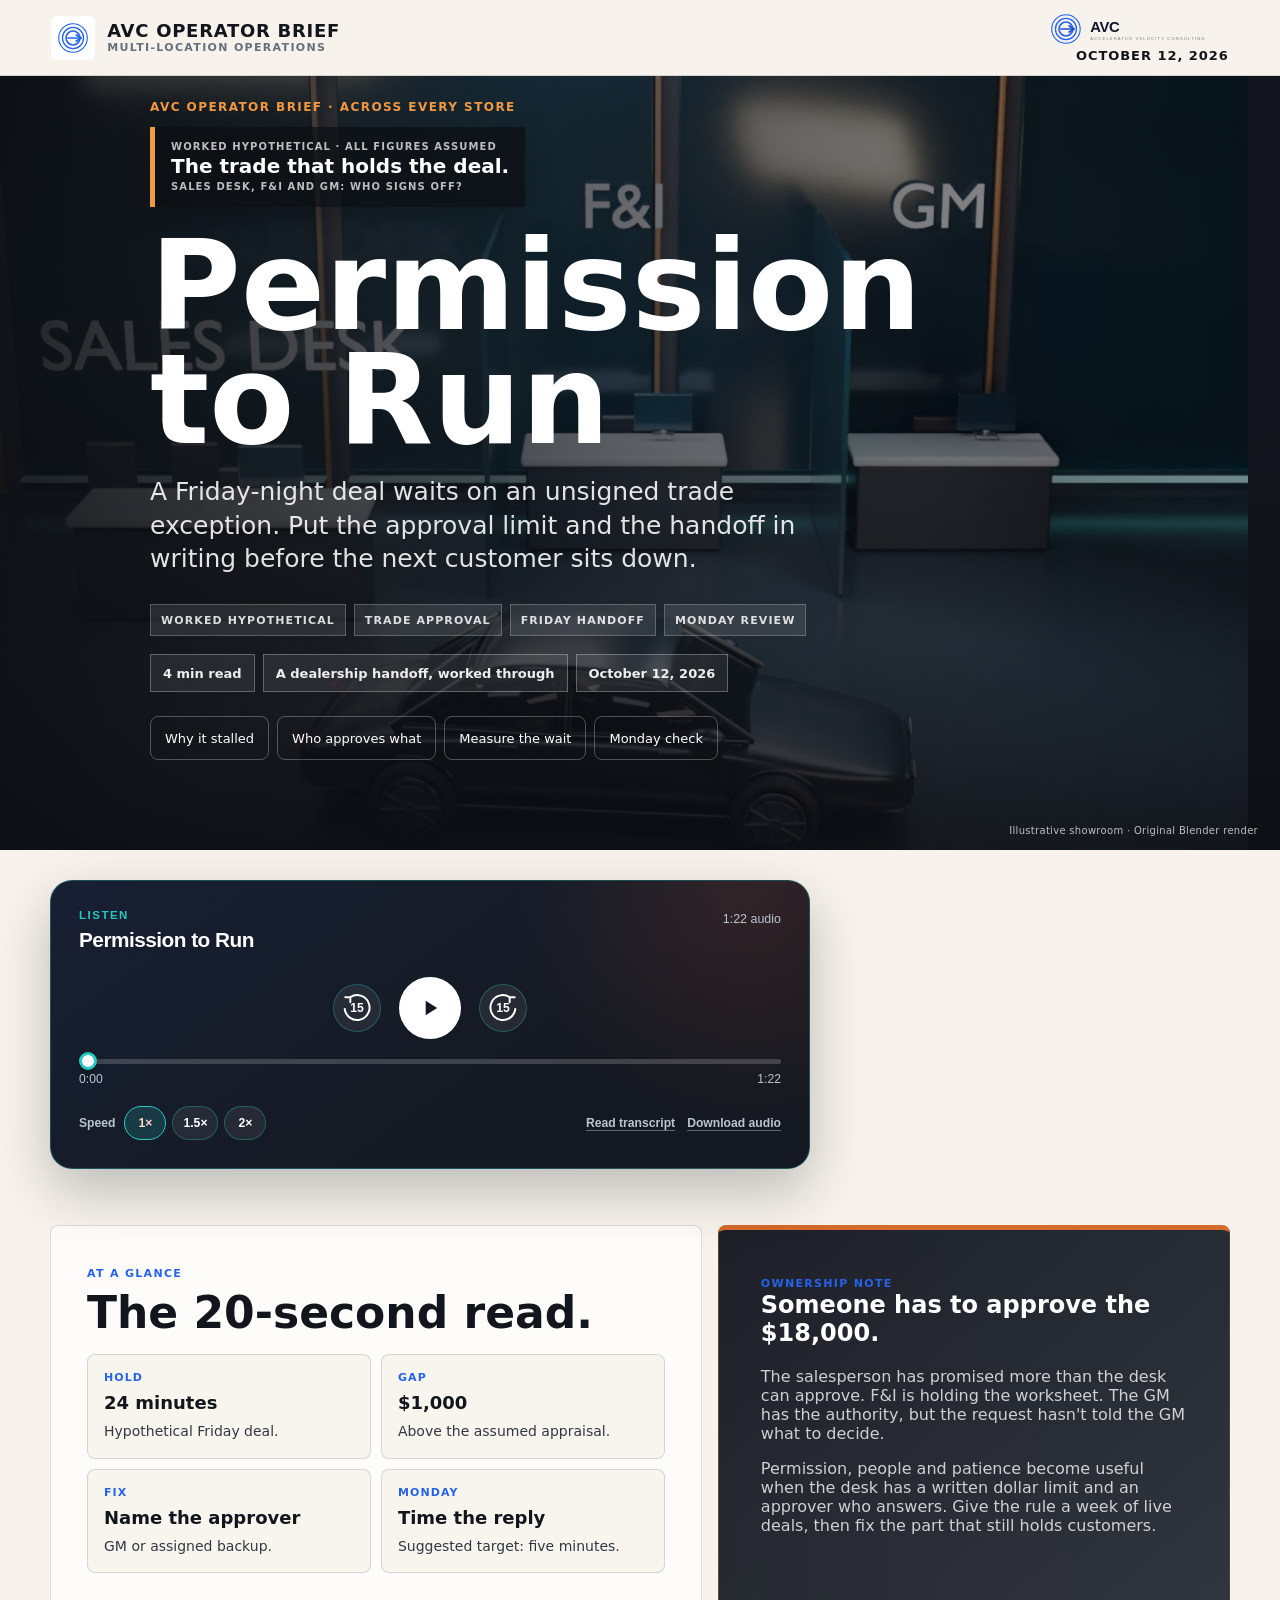
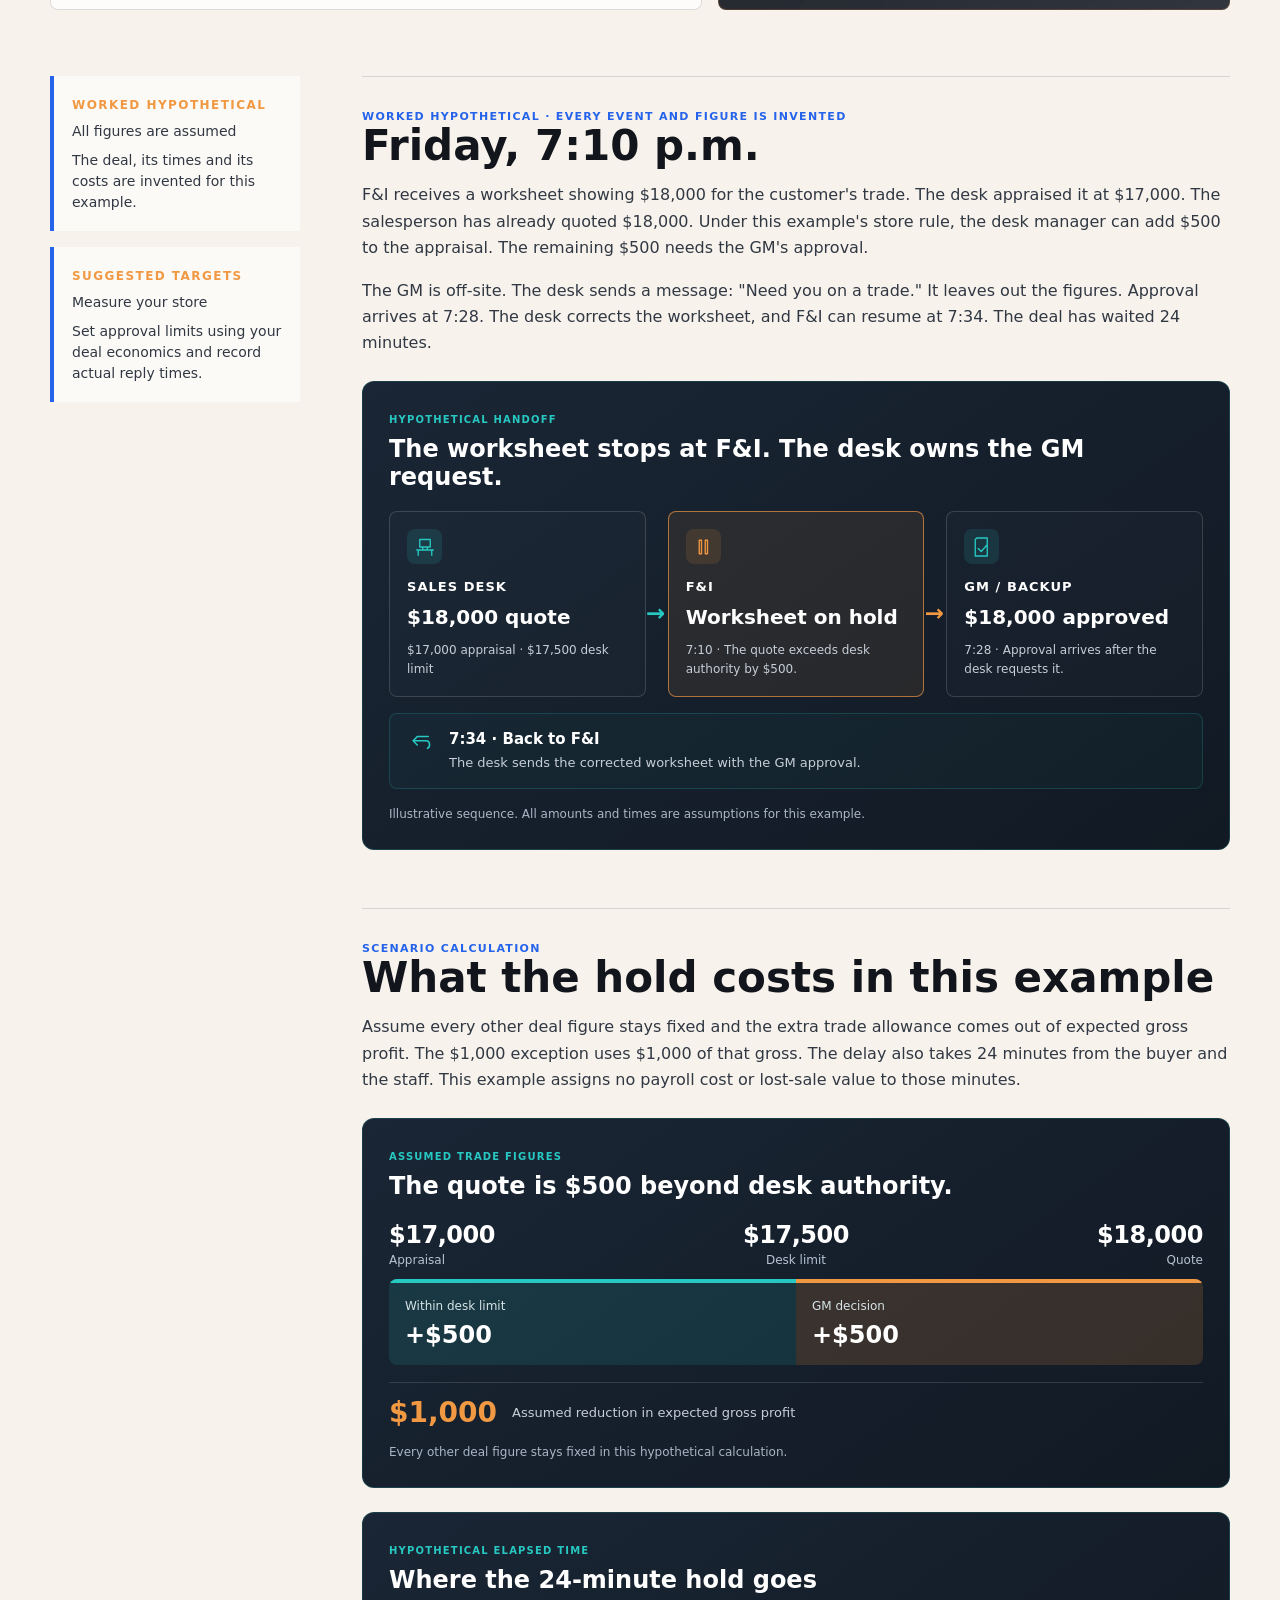
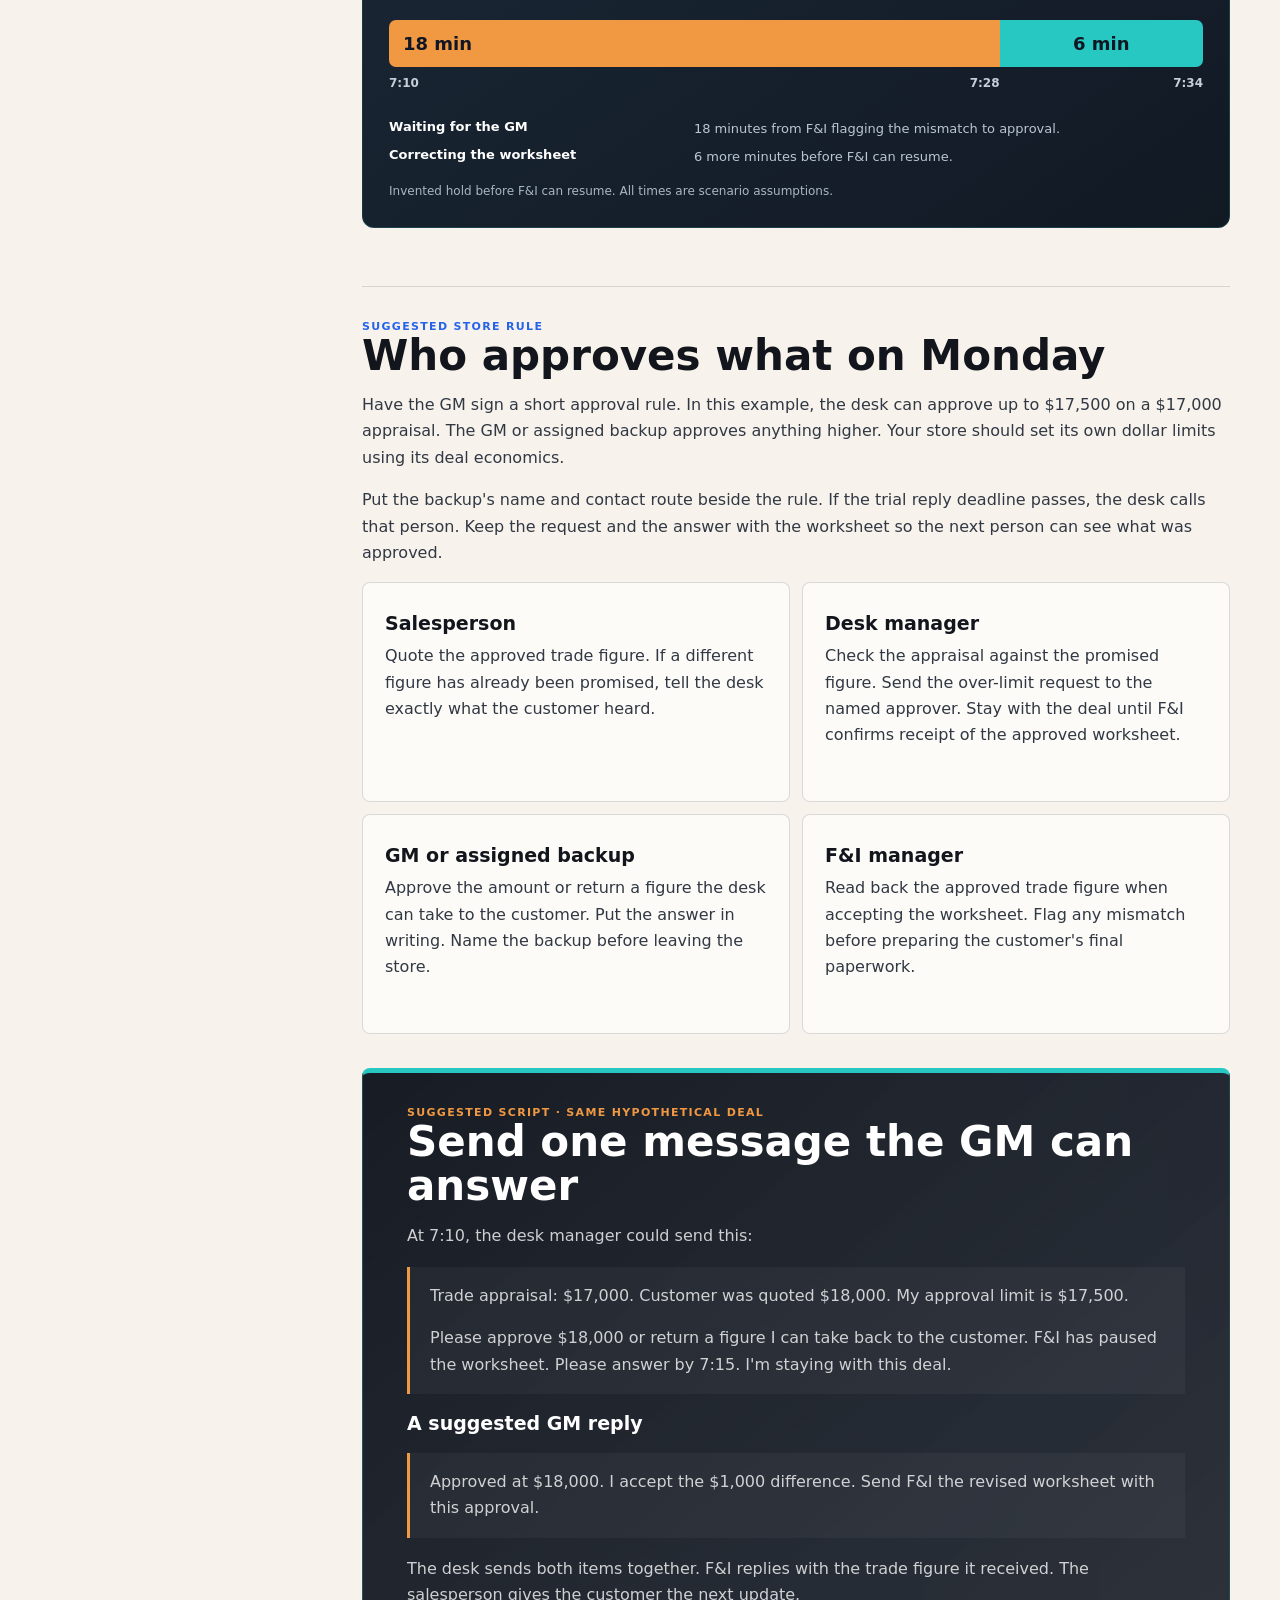
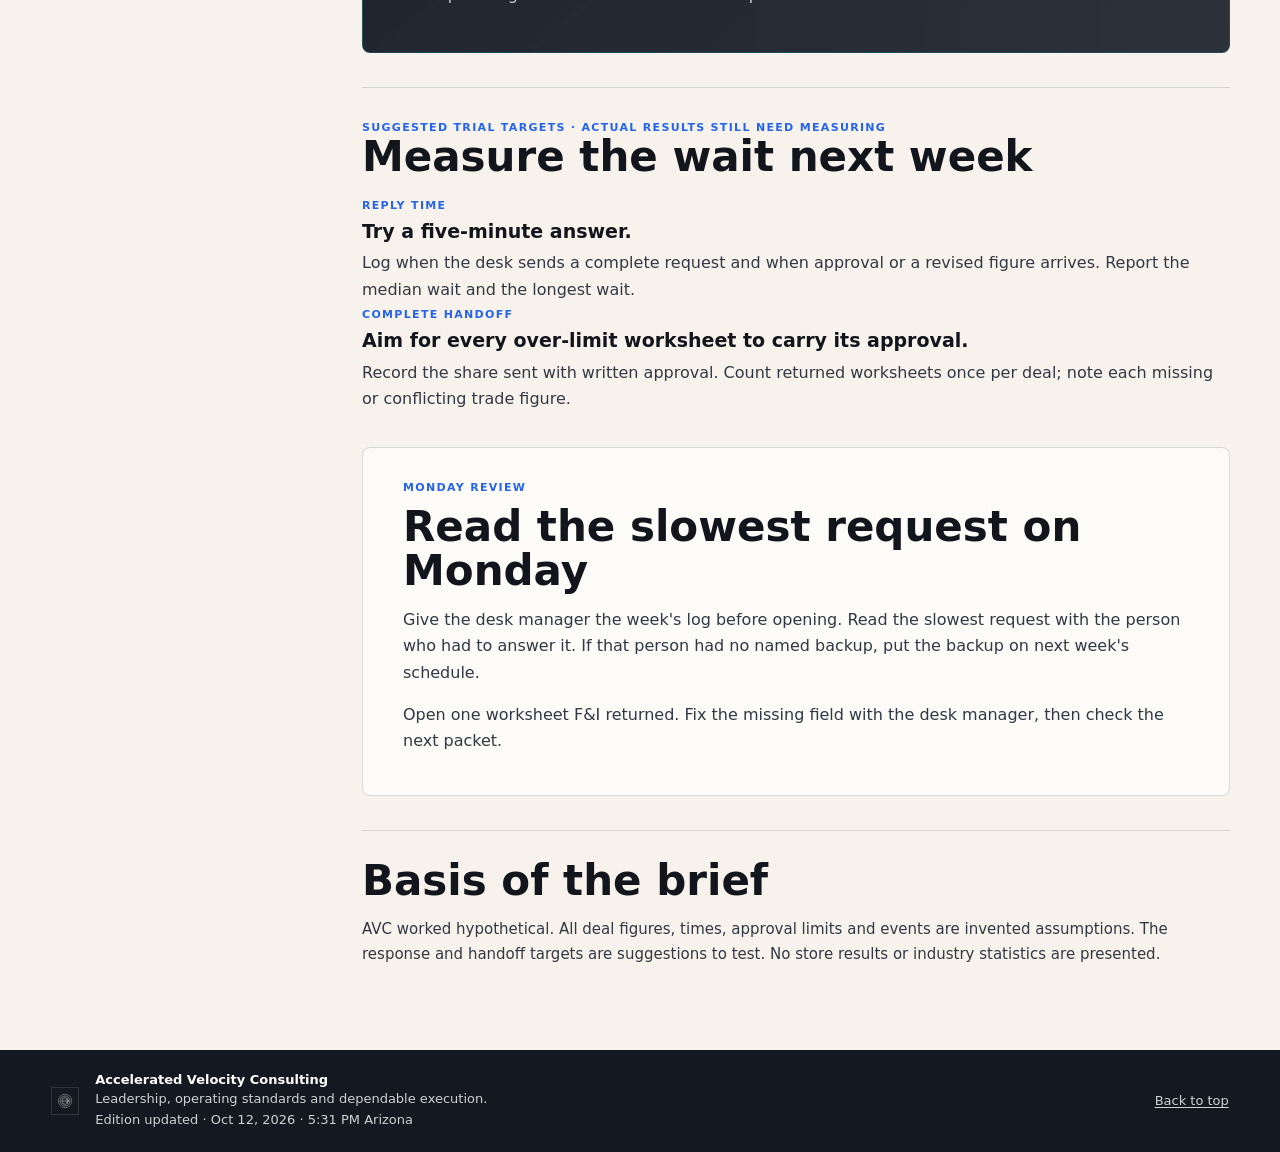
<file: avc/operator-briefs/permission-to-run/index.html>
<!doctype html>
<html lang="en">
  <head><meta charset="utf-8"><meta name="viewport" content="width=device-width, initial-scale=1"><title>AVC Operator Brief | Permission to Run</title><meta name="description" content="A worked hypothetical dealership handoff: a trade exception stalls a Friday deal. Name the approver, send the figures and measure the wait."><meta name="robots" content="noindex,nofollow,noarchive"><link rel="canonical" href="https://meltckr.github.io/avc/operator-briefs/permission-to-run/"><meta property="og:type" content="article"><meta property="og:site_name" content="AVC Operator Brief"><meta property="og:title" content="Permission to Run | AVC Operator Brief"><meta property="og:description" content="A worked hypothetical dealership handoff: a trade exception stalls a Friday deal. Name the approver, send the figures and measure the wait."><meta property="og:url" content="https://meltckr.github.io/avc/operator-briefs/permission-to-run/"><meta property="og:image" content="https://meltckr.github.io/avc/operator-briefs/permission-to-run/assets/og-permission-to-run-professional-v4.png"><meta property="og:image:secure_url" content="https://meltckr.github.io/avc/operator-briefs/permission-to-run/assets/og-permission-to-run-professional-v4.png"><meta property="og:image:type" content="image/png"><meta property="og:image:width" content="1200"><meta property="og:image:height" content="630"><meta property="og:image:alt" content="Permission to Run. A hypothetical dealership handoff. Original illustrative showroom artwork with an unbranded sedan."><meta property="article:published_time" content="2026-10-12T11:17:05.116131-07:00"><meta property="article:modified_time" content="2026-10-12T17:31:36.738874-07:00"><meta name="twitter:card" content="summary_large_image"><meta name="twitter:title" content="Permission to Run | AVC Operator Brief"><meta name="twitter:description" content="A worked hypothetical dealership handoff: a trade exception stalls a Friday deal. Name the approver, send the figures and measure the wait."><meta name="twitter:image" content="https://meltckr.github.io/avc/operator-briefs/permission-to-run/assets/og-permission-to-run-professional-v4.png"><meta name="twitter:image:alt" content="Permission to Run. A hypothetical dealership handoff. Original illustrative showroom artwork with an unbranded sedan."><script type="application/ld+json">{"@context": "https://schema.org", "@type": "Article", "headline": "Permission to Run", "description": "A worked hypothetical dealership handoff: a trade exception stalls a Friday deal. Name the approver, send the figures and measure the wait.", "datePublished": "2026-10-12T11:17:05.116131-07:00", "mainEntityOfPage": "https://meltckr.github.io/avc/operator-briefs/permission-to-run/", "image": "https://meltckr.github.io/avc/operator-briefs/permission-to-run/assets/og-permission-to-run-professional-v4.png", "dateModified": "2026-10-12T17:31:36.738874-07:00"}</script><link rel="stylesheet" href="styles.css?v=real-car-mobile-v3"><link rel="stylesheet" href="operator.css?v=real-car-mobile-v3"><script type="module" src="assets/audio-player/avc-audio-player.js"></script></head><body data-edition="operator-permission-to-run-real-car-mobile-v3"><header class="site-header"><a class="series-brand" href="#top" aria-label="AVC Operator Brief"><img src="assets/brand-icon.svg" alt=""><span><strong>AVC Operator Brief</strong><em>Multi-location operations</em></span></a><div class="edition"><span class="avc-provenance"><img src="assets/brand-logo.svg" alt="Accelerated Velocity Consulting"></span><strong>October 12, 2026</strong></div></header><main id="top"><section class="hero"><picture class="hero-picture"><source media="(max-width:760px)" srcset="assets/dealership-showroom-mobile-v3.webp"></source><img class="hero-art" src="assets/dealership-showroom-desktop-v3.webp" alt="Illustrative 3D dealership showroom with an unbranded sedan, sales desk and adjoining F&amp;I and GM offices." fetchpriority="high"></picture><div class="hero-overlay"></div><div class="hero-copy"><div class="series-row"><p class="kicker">AVC Operator Brief · Across every store</p></div><div class="operator-callout" aria-label="Worked hypothetical with invented assumptions"><span>Worked hypothetical · All figures assumed</span><strong>The trade that holds the deal.</strong><em>Sales desk, F&amp;I and GM: who signs off?</em></div><h1>Permission to Run</h1><p class="dek">A Friday-night deal waits on an unsigned trade exception. Put the approval limit and the handoff in writing before the next customer sits down.</p><div class="issue-system" aria-label="Edition focus"><span>Worked hypothetical</span><span>Trade approval</span><span>Friday handoff</span><span>Monday review</span></div><div class="hero-meta"><span>4 min read</span><span>A dealership handoff, worked through</span><span>October 12, 2026</span></div><nav class="operator-nav" aria-label="Explore this brief"><a href="#ownership">Why it stalled</a><a href="#parts">Who approves what</a><a href="#operator-pulse">Measure the wait</a><a href="#next-watch">Monday check</a></nav></div><p class="art-disclosure">Illustrative showroom · Original Blender render</p></section><section class="signal-audio" aria-label="Audio brief"><avc-audio-player src="audio/operator-permission-to-run-v4.mp3" title="Permission to Run" eyebrow="Listen" transcript="content/audio-brief-transcript.txt" download=""></avc-audio-player></section><section class="top-brief" aria-label="Operator first read"><div class="glance-panel"><span class="source-tag">At a glance</span><h2>The 20-second read.</h2><div class="glance-grid"><article><span>Hold</span><strong>24 minutes</strong><p>Hypothetical Friday deal.</p></article><article><span>Gap</span><strong>$1,000</strong><p>Above the assumed appraisal.</p></article><article><span>Fix</span><strong>Name the approver</strong><p>GM or assigned backup.</p></article><article><span>Monday</span><strong>Time the reply</strong><p>Suggested target: five minutes.</p></article></div></div><div class="ownership-note" id="ownership"><span class="source-tag">Ownership note</span><h2>Someone has to approve the $18,000.</h2><p>The salesperson has promised more than the desk can approve. F&amp;I is holding the worksheet. The GM has the authority, but the request hasn't told the GM what to decide.</p><p>Permission, people and patience become useful when the desk has a written dollar limit and an approver who answers. Give the rule a week of live deals, then fix the part that still holds customers.</p></div></section><section class="newsletter-body"><aside class="left-rail"><div class="rail-block"><span class="label">Worked hypothetical</span><p>All figures are assumed</p><p>The deal, its times and its costs are invented for this example.</p></div><div class="rail-block"><span class="label">Suggested targets</span><p>Measure your store</p><p>Set approval limits using your deal economics and record actual reply times.</p></div></aside><article class="story"><section><span class="source-tag">Worked hypothetical · Every event and figure is invented</span><h2>Friday, 7:10 p.m.</h2><p>F&amp;I receives a worksheet showing $18,000 for the customer's trade. The desk appraised it at $17,000. The salesperson has already quoted $18,000. Under this example's store rule, the desk manager can add $500 to the appraisal. The remaining $500 needs the GM's approval.</p><p>The GM is off-site. The desk sends a message: "Need you on a trade." It leaves out the figures. Approval arrives at 7:28. The desk corrects the worksheet, and F&amp;I can resume at 7:34. The deal has waited 24 minutes.</p><figure class="diagram-panel handoff-map" aria-labelledby="handoff-map-title"><figcaption><span class="source-tag">Hypothetical handoff</span><h3 id="handoff-map-title">The worksheet stops at F&amp;I. The desk owns the GM request.</h3></figcaption><ol class="flow-list" aria-label="Sales desk to F&amp;I to GM"><li class="flow-node sent"><span class="node-icon"><svg viewbox="0 0 32 32" fill="none" aria-hidden="true" focusable="false"><path d="M5 20h22M7 20v7m18-7v7M9 6h14v10H9zM13 16v4m6-4v4" stroke="currentColor" stroke-width="1.8" stroke-linecap="round" stroke-linejoin="round"></path></svg></span><h4>Sales desk</h4><strong>$18,000 quote</strong><p>$17,000 appraisal · $17,500 desk limit</p></li><li class="flow-node hold"><span class="node-icon"><svg viewbox="0 0 32 32" fill="none" aria-hidden="true" focusable="false"><path d="M11 7h3v18h-3zM19 7h3v18h-3z" stroke="currentColor" stroke-width="1.8" stroke-linecap="round" stroke-linejoin="round"></path></svg></span><h4>F&amp;I</h4><strong>Worksheet on hold</strong><p>7:10 · The quote exceeds desk authority by $500.</p></li><li class="flow-node approved"><span class="node-icon"><svg viewbox="0 0 32 32" fill="none" aria-hidden="true" focusable="false"><path d="M9 4h14v24H7V6l2-2Zm2 14 4 4 7-8" stroke="currentColor" stroke-width="1.8" stroke-linecap="round" stroke-linejoin="round"></path></svg></span><h4>GM / backup</h4><strong>$18,000 approved</strong><p>7:28 · Approval arrives after the desk requests it.</p></li></ol><div class="return-rail"><svg viewbox="0 0 32 32" fill="none" aria-hidden="true" focusable="false"><path d="M24 9H11l-5 5 5 5m-5-5h16c4 0 5 7 1 9" stroke="currentColor" stroke-width="1.8" stroke-linecap="round" stroke-linejoin="round"></path></svg><div><strong>7:34 · Back to F&amp;I</strong><p>The desk sends the corrected worksheet with the GM approval.</p></div></div><p class="diagram-note">Illustrative sequence. All amounts and times are assumptions for this example.</p></figure></section><section><span class="source-tag">Scenario calculation</span><h2>What the hold costs in this example</h2><p>Assume every other deal figure stays fixed and the extra trade allowance comes out of expected gross profit. The $1,000 exception uses $1,000 of that gross. The delay also takes 24 minutes from the buyer and the staff. This example assigns no payroll cost or lost-sale value to those minutes.</p><figure class="diagram-panel trade-bridge" aria-labelledby="trade-bridge-title"><figcaption><span class="source-tag">Assumed trade figures</span><h3 id="trade-bridge-title">The quote is $500 beyond desk authority.</h3></figcaption><div class="value-axis"><div><strong>$17,000</strong><span>Appraisal</span></div><div><strong>$17,500</strong><span>Desk limit</span></div><div><strong>$18,000</strong><span>Quote</span></div></div><div class="allowance-bar" role="img" aria-label="Five hundred dollars above appraisal is within the assumed desk limit. The next five hundred dollars needs GM approval."><div class="within-limit"><span>Within desk limit</span><strong>+$500</strong></div><div class="above-limit"><span>GM decision</span><strong>+$500</strong></div></div><div class="gross-note"><strong>$1,000</strong><p>Assumed reduction in expected gross profit</p></div><p class="diagram-note">Every other deal figure stays fixed in this hypothetical calculation.</p></figure><figure class="diagram-panel hold-timeline" aria-labelledby="hold-timeline-title"><figcaption><span class="source-tag">Hypothetical elapsed time</span><h3 id="hold-timeline-title">Where the 24-minute hold goes</h3></figcaption><div class="time-track" role="img" aria-label="Eighteen minutes waiting for GM approval, followed by six minutes until F&amp;I receives the corrected worksheet: twenty-four minutes total."><div class="wait-segment">18 min</div><div class="packet-segment">6 min</div></div><div class="time-ticks"><span class="start">7:10</span><span class="approval">7:28</span><span class="end">7:34</span></div><dl class="time-legend"><dt>Waiting for the GM</dt><dd>18 minutes from F&amp;I flagging the mismatch to approval.</dd><dt>Correcting the worksheet</dt><dd>6 more minutes before F&amp;I can resume.</dd></dl><p class="diagram-note">Invented hold before F&amp;I can resume. All times are scenario assumptions.</p></figure></section><section id="parts"><span class="source-tag">Suggested store rule</span><h2>Who approves what on Monday</h2><p>Have the GM sign a short approval rule. In this example, the desk can approve up to $17,500 on a $17,000 appraisal. The GM or assigned backup approves anything higher. Your store should set its own dollar limits using its deal economics.</p><p>Put the backup's name and contact route beside the rule. If the trial reply deadline passes, the desk calls that person. Keep the request and the answer with the worksheet so the next person can see what was approved.</p><div class="identity-grid"><article><h3>Salesperson</h3><p>Quote the approved trade figure. If a different figure has already been promised, tell the desk exactly what the customer heard.</p></article><article><h3>Desk manager</h3><p>Check the appraisal against the promised figure. Send the over-limit request to the named approver. Stay with the deal until F&amp;I confirms receipt of the approved worksheet.</p></article><article><h3>GM or assigned backup</h3><p>Approve the amount or return a figure the desk can take to the customer. Put the answer in writing. Name the backup before leaving the store.</p></article><article><h3>F&amp;I manager</h3><p>Read back the approved trade figure when accepting the worksheet. Flag any mismatch before preparing the customer's final paperwork.</p></article></div></section><section class="second-proof"><span class="source-tag">Suggested script · Same hypothetical deal</span><h2>Send one message the GM can answer</h2><p>At 7:10, the desk manager could send this:</p><blockquote class="handoff-script"><p>Trade appraisal: $17,000. Customer was quoted $18,000. My approval limit is $17,500.</p><p>Please approve $18,000 or return a figure I can take back to the customer. F&amp;I has paused the worksheet. Please answer by 7:15. I'm staying with this deal.</p></blockquote><h3>A suggested GM reply</h3><blockquote class="handoff-script"><p>Approved at $18,000. I accept the $1,000 difference. Send F&amp;I the revised worksheet with this approval.</p></blockquote><p>The desk sends both items together. F&amp;I replies with the trade figure it received. The salesperson gives the customer the next update.</p></section><section class="scoreboard-section" id="operator-pulse"><span class="source-tag">Suggested trial targets · Actual results still need measuring</span><h2>Measure the wait next week</h2><div class="scoreboard-grid measure-grid"><article><span class="source-tag">Reply time</span><h3>Try a five-minute answer.</h3><p>Log when the desk sends a complete request and when approval or a revised figure arrives. Report the median wait and the longest wait.</p></article><article><span class="source-tag">Complete handoff</span><h3>Aim for every over-limit worksheet to carry its approval.</h3><p>Record the share sent with written approval. Count returned worksheets once per deal; note each missing or conflicting trade figure.</p></article></div></section><section class="watch-list" id="next-watch"><span class="source-tag">Monday review</span><h2>Read the slowest request on Monday</h2><p>Give the desk manager the week's log before opening. Read the slowest request with the person who had to answer it. If that person had no named backup, put the backup on next week's schedule.</p><p>Open one worksheet F&amp;I returned. Fix the missing field with the desk manager, then check the next packet.</p></section><section class="source-ledger"><h2>Basis of the brief</h2><p>AVC worked hypothetical. All deal figures, times, approval limits and events are invented assumptions. The response and handoff targets are suggestions to test. No store results or industry statistics are presented.</p></section></article></section></main><footer class="site-footer"><img src="assets/brand-footer.svg" alt="" aria-hidden="true"><div><strong>Accelerated Velocity Consulting</strong><span>Leadership, operating standards and dependable execution.</span><span id="release-build-stamp">Edition updated · Oct 12, 2026 · 5:31 PM Arizona</span></div><a href="#top">Back to top</a></footer></body></html>
</file>
<file: avc/operator-briefs/comfortable-being-uncomfortable/styles.css>
:root {
  --ink: #12151b;
  --paper: #f7f3ec;
  --muted: #65707d;
  --line: rgba(18, 21, 27, 0.14);
  --charcoal: #141820;
  --charcoal-2: #202530;
  --copper: #d46a2c;
  --ember: #f19843;
  --teal: #27c8c2;
  --violet: #6c65b8;
  --blue: #2563eb;
  --white: #ffffff;
  --max: 1180px;
}

* {
  box-sizing: border-box;
}

html {
  scroll-behavior: smooth;
}

body {
  margin: 0;
  font-family: Inter, ui-sans-serif, system-ui, -apple-system, BlinkMacSystemFont, "Segoe UI", sans-serif;
  color: var(--ink);
  background: var(--paper);
  letter-spacing: 0;
}

a {
  color: inherit;
  text-decoration-thickness: 1px;
  text-underline-offset: 0.18em;
}

.site-header {
  position: sticky;
  top: 0;
  z-index: 20;
  min-height: 76px;
  display: flex;
  align-items: center;
  justify-content: space-between;
  gap: 24px;
  padding: 12px clamp(18px, 4vw, 54px);
  border-bottom: 1px solid var(--line);
  background: rgba(247, 243, 236, 0.94);
  backdrop-filter: blur(16px);
}

.series-brand {
  display: inline-flex;
  align-items: center;
  gap: 12px;
  text-decoration: none;
}

.series-brand img {
  width: 42px;
  height: auto;
}

.series-brand span {
  display: flex;
  flex-direction: column;
  gap: 1px;
}

.series-brand strong {
  color: var(--ink);
  font-size: 18px;
  line-height: 1;
  text-transform: uppercase;
  letter-spacing: 0.04em;
}

.series-brand em {
  color: var(--muted);
  font-size: 11px;
  font-style: normal;
  font-weight: 800;
  text-transform: uppercase;
  letter-spacing: 0.12em;
}

.edition {
  display: flex;
  align-items: flex-end;
  flex-direction: column;
  gap: 2px;
  color: var(--muted);
  font-size: 12px;
  text-transform: uppercase;
  letter-spacing: 0.08em;
  white-space: nowrap;
}

.edition strong {
  color: var(--ink);
  font-size: 13px;
}

.avc-provenance {
  display: inline-flex;
  align-items: center;
  gap: 8px;
  color: rgba(101, 112, 125, 0.76);
  font-size: 10px;
  letter-spacing: 0.12em;
}

.avc-provenance img {
  width: 94px;
  height: auto;
  opacity: 0.58;
  filter: grayscale(0.2);
}

.hero {
  position: relative;
  min-height: clamp(610px, 86vh, 780px);
  display: grid;
  align-items: end;
  overflow: hidden;
  color: var(--white);
  background: var(--charcoal);
}

.hero-art,
.hero-overlay {
  position: absolute;
  inset: 0;
  width: 100%;
  height: 100%;
}

.hero-art {
  object-fit: cover;
  object-position: center 58%;
  opacity: 0.92;
}

.hero-overlay {
  background:
    linear-gradient(90deg, rgba(12, 14, 19, 0.88), rgba(12, 14, 19, 0.52) 46%, rgba(12, 14, 19, 0.12)),
    linear-gradient(0deg, rgba(12, 14, 19, 0.88), rgba(12, 14, 19, 0.08) 58%);
}

.hero-copy {
  position: relative;
  width: min(980px, calc(100% - 36px));
  margin: 0 auto;
  padding: 0 0 clamp(64px, 10vh, 104px);
}

.series-row {
  display: flex;
  align-items: center;
  justify-content: space-between;
  gap: 24px;
  max-width: 820px;
  margin-bottom: 12px;
}

.operator-context-logo {
  width: clamp(64px, 8vw, 96px);
  height: auto;
  padding: 8px;
  border: 1px solid rgba(255, 255, 255, 0.22);
  border-radius: 8px;
  background: rgba(255, 255, 255, 0.08);
  box-shadow: 0 14px 34px rgba(0, 0, 0, 0.25);
}

.operator-callout {
  width: fit-content;
  max-width: 820px;
  display: grid;
  gap: 3px;
  margin: 0 0 22px;
  padding: 13px 16px;
  border-left: 5px solid var(--ember);
  background: rgba(12, 14, 19, 0.72);
  box-shadow: 0 12px 32px rgba(0, 0, 0, 0.22);
}

.operator-callout span,
.operator-callout em {
  color: rgba(255, 255, 255, 0.72);
  font-size: 10px;
  font-style: normal;
  font-weight: 850;
  line-height: 1.35;
  text-transform: uppercase;
  letter-spacing: 0.11em;
}

.operator-callout strong {
  color: var(--white);
  font-size: clamp(20px, 3vw, 30px);
  line-height: 1.05;
}

.kicker,
.label,
.source-tag {
  margin: 0;
  color: var(--ember);
  font-weight: 800;
  font-size: 12px;
  line-height: 1.2;
  text-transform: uppercase;
  letter-spacing: 0.12em;
}

h1,
h2,
h3,
p {
  margin-top: 0;
}

h1 {
  max-width: 780px;
  margin-bottom: 18px;
  font-size: clamp(56px, 10vw, 124px);
  line-height: 0.92;
  letter-spacing: 0;
}

.dek {
  max-width: 700px;
  margin-bottom: 28px;
  color: rgba(255, 255, 255, 0.88);
  font-size: clamp(18px, 2.2vw, 25px);
  line-height: 1.35;
}

.issue-system {
  display: flex;
  flex-wrap: wrap;
  gap: 8px;
  max-width: 820px;
  margin: 0 0 18px;
}

.issue-system span {
  min-height: 32px;
  display: inline-flex;
  align-items: center;
  padding: 7px 10px;
  border: 1px solid rgba(255, 255, 255, 0.22);
  background: rgba(255, 255, 255, 0.1);
  color: rgba(255, 255, 255, 0.84);
  font-size: 11px;
  font-weight: 900;
  text-transform: uppercase;
  letter-spacing: 0.1em;
}

.hero-meta {
  display: flex;
  flex-wrap: wrap;
  gap: 10px;
}

.hero-meta span {
  min-height: 38px;
  display: inline-flex;
  align-items: center;
  border: 1px solid rgba(255, 255, 255, 0.28);
  padding: 9px 12px;
  background: rgba(255, 255, 255, 0.08);
  color: rgba(255, 255, 255, 0.92);
  font-size: 13px;
  font-weight: 800;
}

.signal-audio {
  position: relative;
  z-index: 8;
  width: min(var(--max), calc(100% - 36px));
  margin: -34px auto 0;
}

.audio-player {
  position: relative;
  overflow: hidden;
  display: grid;
  grid-template-columns: minmax(230px, 0.72fr) minmax(0, 1.28fr) auto;
  align-items: center;
  gap: 20px;
  padding: clamp(22px, 4vw, 30px);
  border: 1px solid rgba(39, 200, 194, 0.46);
  border-radius: 8px;
  color: var(--white);
  background:
    linear-gradient(135deg, rgba(39, 200, 194, 0.16), rgba(20, 24, 32, 0.98) 38%, rgba(108, 101, 184, 0.16));
  box-shadow:
    0 0 0 1px rgba(39, 200, 194, 0.08),
    0 20px 58px rgba(18, 21, 27, 0.24),
    0 0 34px rgba(39, 200, 194, 0.16);
  animation: signal-audio-glow 4.6s ease-in-out infinite;
}

.audio-player::after {
  content: "";
  position: absolute;
  z-index: 2;
  inset: 0 0 auto;
  height: 4px;
  background: linear-gradient(90deg, var(--teal), var(--ember), var(--copper), var(--violet), var(--teal));
  background-size: 300% 100%;
  animation: signal-audio-flow 5s linear infinite;
}

.audio-copy,
.audio-main,
.audio-speed,
.audio-note,
.audio-transcript,
.audio-player audio {
  position: relative;
  z-index: 3;
}

.audio-copy span {
  display: block;
  color: var(--ember);
  font-size: 10px;
  font-weight: 900;
  text-transform: uppercase;
  letter-spacing: 0.15em;
}

.audio-copy h2 {
  margin: 7px 0 0;
  color: var(--white);
  font-size: clamp(22px, 3vw, 29px);
  line-height: 1.05;
  letter-spacing: -0.025em;
}

.audio-copy h2 em {
  display: block;
  margin-top: 8px;
  color: rgba(255, 255, 255, 0.62);
  font-size: 12px;
  font-style: normal;
  font-weight: 800;
  line-height: 1.3;
  text-transform: uppercase;
  letter-spacing: 0.08em;
}

.audio-main {
  display: grid;
  grid-template-columns: auto auto minmax(180px, 1fr) auto;
  align-items: center;
  gap: 10px;
}

.audio-button {
  width: 42px;
  height: 42px;
  border: 1px solid rgba(255, 255, 255, 0.2);
  border-radius: 50%;
  background: rgba(255, 255, 255, 0.07);
  color: var(--white);
  font: inherit;
  font-size: 12px;
  font-weight: 900;
  cursor: pointer;
}

.audio-button.play {
  width: 52px;
  height: 52px;
  border-color: var(--teal);
  background: var(--teal);
  color: #071514;
  font-size: 18px;
}

.audio-button:hover:not(:disabled),
.audio-button:focus-visible:not(:disabled) {
  border-color: var(--ember);
}

.audio-button:disabled,
.audio-speed:disabled,
.audio-timeline input:disabled {
  cursor: not-allowed;
  opacity: 0.44;
}

.audio-timeline {
  display: grid;
  grid-template-columns: auto minmax(120px, 1fr) auto;
  align-items: center;
  gap: 9px;
}

.audio-timeline span {
  color: rgba(255, 255, 255, 0.58);
  font-size: 10px;
  font-variant-numeric: tabular-nums;
}

.audio-timeline input {
  width: 100%;
  accent-color: var(--teal);
}

.audio-speed {
  border: 1px solid rgba(255, 255, 255, 0.2);
  border-radius: 5px;
  padding: 9px 10px;
  color: var(--white);
  background: rgba(255, 255, 255, 0.07);
  font: inherit;
  font-size: 11px;
  font-weight: 850;
}

.audio-note {
  grid-column: 2 / 4;
  margin: -11px 0 0;
  color: rgba(255, 255, 255, 0.5);
  font-size: 11px;
}

.audio-transcript {
  grid-column: 1 / -1;
  padding-top: 16px;
  border-top: 1px solid rgba(255, 255, 255, 0.11);
  color: rgba(255, 255, 255, 0.68);
  font-size: 13px;
  line-height: 1.65;
}

.audio-transcript summary {
  width: fit-content;
  color: var(--teal);
  font-weight: 850;
  cursor: pointer;
}

.audio-transcript-copy {
  max-width: 830px;
  padding-top: 16px;
}

.audio-transcript-copy p {
  margin-bottom: 14px;
}

.audio-player audio {
  position: absolute;
  width: 1px;
  height: 1px;
  opacity: 0;
  pointer-events: none;
}

.audio-button:focus-visible,
.audio-speed:focus-visible,
.audio-timeline input:focus-visible,
.audio-transcript summary:focus-visible {
  outline: 2px solid var(--ember);
  outline-offset: 3px;
}

@keyframes signal-audio-glow {
  50% {
    border-color: rgba(241, 152, 67, 0.62);
    box-shadow:
      0 0 0 2px rgba(39, 200, 194, 0.2),
      0 20px 58px rgba(18, 21, 27, 0.26),
      0 0 50px rgba(39, 200, 194, 0.28);
  }
}

@keyframes signal-audio-flow {
  to {
    background-position: 300% 0;
  }
}

.rail-block p,
.story p,
.story li {
  color: #313843;
  font-size: 16px;
  line-height: 1.65;
}

.top-brief {
  width: min(var(--max), calc(100% - 36px));
  margin: clamp(30px, 5vw, 56px) auto 0;
  display: grid;
  grid-template-columns: minmax(0, 1.12fr) minmax(320px, 0.88fr);
  gap: 16px;
}

.glance-panel {
  padding: clamp(24px, 4vw, 36px);
  border: 1px solid var(--line);
  border-radius: 8px;
  background: rgba(255, 255, 255, 0.72);
}

.glance-panel h2 {
  margin: 10px 0 18px;
  font-size: clamp(30px, 4vw, 44px);
  line-height: 1.02;
}

.glance-grid {
  display: grid;
  grid-template-columns: repeat(2, minmax(0, 1fr));
  gap: 10px;
}

.glance-grid article {
  min-height: 172px;
  padding: 16px;
  border: 1px solid var(--line);
  border-radius: 8px;
  background: rgba(247, 243, 236, 0.78);
}

.glance-grid span,
.watch-grid span {
  display: block;
  margin-bottom: 8px;
  color: var(--blue);
  font-size: 11px;
  font-weight: 900;
  line-height: 1.2;
  text-transform: uppercase;
  letter-spacing: 0.1em;
}

.glance-grid strong {
  display: block;
  margin-bottom: 8px;
  color: var(--ink);
  font-size: 18px;
  line-height: 1.18;
}

.glance-grid p {
  margin: 0;
  color: #313843;
  font-size: 14px;
  line-height: 1.45;
}

.newsletter-body {
  width: min(var(--max), calc(100% - 36px));
  margin: clamp(34px, 6vw, 66px) auto;
  display: grid;
  grid-template-columns: 250px minmax(0, 1fr);
  gap: clamp(28px, 5vw, 62px);
}

.left-rail {
  align-self: start;
  position: sticky;
  top: 104px;
  display: grid;
  gap: 16px;
}

.rail-block {
  padding: 18px;
  border-left: 4px solid var(--blue);
  background: rgba(255, 255, 255, 0.58);
}

.rail-block p {
  margin: 8px 0 0;
  font-size: 14px;
  line-height: 1.5;
}

.sentiment-meter {
  width: 100%;
  height: 8px;
  margin: 14px 0 10px;
  background: rgba(18, 21, 27, 0.13);
}

.sentiment-meter span {
  display: block;
  width: var(--score);
  height: 100%;
  background: linear-gradient(90deg, var(--teal), var(--ember));
}

.sentiment-negative span {
  background: linear-gradient(90deg, #bb3a3a, var(--copper));
}

.story {
  display: grid;
  gap: 34px;
}

.story section {
  border-top: 1px solid var(--line);
  padding-top: 28px;
}

.story h2 {
  margin-bottom: 14px;
  font-size: clamp(28px, 4vw, 42px);
  line-height: 1.05;
}

.story h3 {
  margin: 7px 0 8px;
  font-size: 19px;
  line-height: 1.2;
}

.story p:last-child,
.story li:last-child {
  margin-bottom: 0;
}

.data-strip {
  display: grid;
  grid-template-columns: repeat(4, minmax(0, 1fr));
  gap: 1px;
  padding-top: 0;
  border-top: 0;
  background: var(--charcoal-2);
}

.operator-lens {
  display: grid;
  grid-template-columns: minmax(220px, 0.8fr) minmax(0, 1.2fr);
  gap: 0;
  padding-top: 0;
  border-top: 0;
  overflow: hidden;
  border-radius: 8px;
  background: var(--charcoal);
}

.player-photo {
  position: relative;
  min-height: 360px;
  display: flex;
  align-items: flex-end;
  justify-content: center;
  isolation: isolate;
  background:
    radial-gradient(circle at 50% 25%, rgba(241, 152, 67, 0.28), transparent 34%),
    linear-gradient(160deg, #292f3c, #11151c 70%);
}

.player-headshot {
  position: relative;
  z-index: 1;
  width: min(96%, 430px);
  max-height: 420px;
  object-fit: contain;
  object-position: bottom center;
}

.operator-copy {
  display: flex;
  flex-direction: column;
  justify-content: center;
  padding: clamp(24px, 5vw, 46px);
}

.operator-copy h2,
.operator-copy p {
  color: var(--white);
}

.photo-credit {
  width: fit-content;
  margin-top: 24px;
  padding-top: 12px;
  border-top: 1px solid rgba(255, 255, 255, 0.12);
  color: rgba(255, 255, 255, 0.5) !important;
  font-size: 11px;
  letter-spacing: 0.08em;
  line-height: 1.4;
  text-transform: uppercase;
}

.operator-copy p {
  color: rgba(255, 255, 255, 0.78);
}

.accountability-lens {
  grid-template-columns: minmax(250px, 0.9fr) minmax(0, 1.1fr);
}

.proof-visual {
  min-height: 380px;
  display: grid;
  grid-template-columns: 58px minmax(0, 1fr);
  align-content: center;
  gap: 6px 14px;
  padding: 34px;
  background:
    radial-gradient(circle at 72% 18%, rgba(241, 152, 67, 0.22), transparent 30%),
    linear-gradient(150deg, #2a303c, #11151c 72%);
}

.proof-visual span {
  color: var(--ember);
  font-size: 16px;
  font-weight: 900;
  letter-spacing: 0.12em;
}

.proof-visual strong {
  color: var(--white);
  font-size: clamp(30px, 4.4vw, 52px);
  line-height: 1;
}

.proof-visual i {
  grid-column: 2;
  width: 1px;
  height: 34px;
  margin: 4px 0 4px 8px;
  background: linear-gradient(var(--ember), rgba(255, 255, 255, 0.14));
}

.system-lens {
  grid-template-columns: minmax(290px, 0.95fr) minmax(0, 1.05fr);
}

.system-visual {
  min-height: 420px;
  display: grid;
  grid-template-columns: 1fr;
  align-items: center;
  gap: 8px;
  padding: 34px;
  background:
    radial-gradient(circle at 50% 45%, rgba(241, 152, 67, 0.24), transparent 30%),
    linear-gradient(145deg, #2a2238, #11151c 72%);
}

.system-visual span {
  width: min(210px, 100%);
  min-height: 62px;
  display: flex;
  align-items: center;
  justify-content: center;
  justify-self: center;
  padding: 12px;
  border: 1px solid rgba(255, 255, 255, 0.18);
  border-radius: 999px;
  color: var(--white);
  background: rgba(255, 255, 255, 0.06);
  font-size: 13px;
  font-weight: 900;
  text-align: center;
  text-transform: uppercase;
  letter-spacing: 0.08em;
}

.system-visual i {
  position: relative;
  width: 2px;
  height: 28px;
  justify-self: center;
  background: linear-gradient(var(--teal), var(--ember));
}

.system-visual i::after {
  content: "";
  position: absolute;
  right: -4px;
  bottom: 0;
  width: 8px;
  height: 8px;
  border-top: 2px solid var(--ember);
  border-right: 2px solid var(--ember);
  transform: rotate(135deg);
}

.identity-grid {
  display: grid;
  grid-template-columns: repeat(2, minmax(0, 1fr));
  gap: 12px;
}

.identity-grid article {
  min-height: 220px;
  padding: 22px;
  border: 1px solid var(--line);
  border-radius: 8px;
  background: rgba(255, 255, 255, 0.64);
}

.identity-grid article:last-child {
  grid-column: 1 / -1;
  min-height: 170px;
}

.identity-grid span {
  color: var(--ember);
  font-size: 28px;
  font-weight: 900;
}

.second-proof {
  padding: clamp(26px, 5vw, 44px);
  border: 1px solid rgba(39, 200, 194, 0.24);
  border-top: 5px solid var(--teal) !important;
  border-radius: 8px;
  background:
    linear-gradient(140deg, rgba(20, 24, 32, 0.98), rgba(32, 37, 48, 0.94)),
    linear-gradient(90deg, rgba(39, 200, 194, 0.14), rgba(108, 101, 184, 0.1));
}

.second-proof h2,
.second-proof p {
  color: var(--white);
}

.second-proof p {
  color: rgba(255, 255, 255, 0.78);
}

.data-strip div {
  min-height: 142px;
  display: flex;
  flex-direction: column;
  justify-content: center;
  padding: 20px;
  color: var(--white);
  background: var(--charcoal);
}

.data-strip span {
  display: block;
  color: var(--ember);
  font-size: clamp(38px, 6vw, 58px);
  font-weight: 900;
  line-height: 0.95;
}

.data-strip p {
  margin: 10px 0 0;
  color: rgba(255, 255, 255, 0.76);
  font-size: 13px;
  text-transform: uppercase;
  letter-spacing: 0.1em;
}

.reaction-list {
  display: grid;
  grid-template-columns: repeat(2, minmax(0, 1fr));
  gap: 14px;
}

.reaction-list article {
  min-height: 220px;
  padding: 20px;
  border: 1px solid var(--line);
  border-radius: 8px;
  background: rgba(255, 255, 255, 0.62);
}

.operator-context .data-strip {
  margin: 24px 0 14px;
}

.operator-context-grid {
  margin-top: 14px;
}

.count-note {
  margin-top: 14px;
  color: var(--muted) !important;
  font-size: 12px !important;
  line-height: 1.5 !important;
}

.source-tag {
  color: var(--blue);
  font-size: 11px;
}

.ownership-note {
  padding: clamp(24px, 5vw, 42px);
  border: 1px solid rgba(241, 152, 67, 0.24);
  border-top: 5px solid var(--copper);
  border-radius: 8px;
  background:
    linear-gradient(140deg, rgba(20, 24, 32, 0.96), rgba(32, 37, 48, 0.92)),
    linear-gradient(90deg, rgba(241, 152, 67, 0.18), rgba(108, 101, 184, 0.1));
}

.ownership-note h2,
.ownership-note p {
  color: var(--white);
}

.ownership-note p {
  color: rgba(255, 255, 255, 0.78);
}

.series-primer {
  padding: clamp(24px, 5vw, 40px);
  border: 1px solid var(--line);
  border-top: 5px solid var(--ember);
  border-radius: 8px;
  background:
    linear-gradient(135deg, rgba(255, 255, 255, 0.86), rgba(255, 255, 255, 0.62)),
    linear-gradient(90deg, rgba(241, 152, 67, 0.12), rgba(39, 200, 194, 0.08));
}

.series-primer h2 {
  margin-top: 10px;
}

.signal-lanes {
  display: grid;
  grid-template-columns: repeat(4, minmax(0, 1fr));
  gap: 8px;
  margin-top: 20px;
}

.signal-lanes span {
  min-height: 52px;
  display: flex;
  align-items: center;
  padding: 10px 12px;
  border: 1px solid var(--line);
  border-radius: 8px;
  background: rgba(20, 24, 32, 0.05);
  color: var(--charcoal);
  font-size: 12px;
  font-weight: 900;
  text-transform: uppercase;
  letter-spacing: 0.08em;
}

.capture-grid {
  display: grid;
  grid-template-columns: repeat(2, minmax(0, 1fr));
  gap: 14px;
}

.capture-grid article {
  padding: 20px;
  border: 1px solid var(--line);
  border-radius: 8px;
  background: var(--charcoal);
  color: var(--white);
}

.capture-grid h3 {
  color: var(--white);
}

.capture-grid p {
  color: rgba(255, 255, 255, 0.78);
}

blockquote {
  margin: 14px 0;
  padding: 0 0 0 14px;
  border-left: 3px solid var(--ember);
}

blockquote p {
  color: var(--white);
  font-size: 18px;
  line-height: 1.45;
}

.source-ledger ol {
  padding-left: 20px;
}

.group-roundup {
  padding: clamp(24px, 5vw, 40px);
  border: 1px solid var(--line);
  border-top: 5px solid var(--blue);
  border-radius: 8px;
  background:
    linear-gradient(135deg, rgba(255, 255, 255, 0.84), rgba(255, 255, 255, 0.62)),
    linear-gradient(90deg, rgba(37, 99, 235, 0.1), rgba(39, 200, 194, 0.08));
}

.operator-pulse {
  border-top-color: var(--ember);
  background:
    linear-gradient(135deg, rgba(255, 255, 255, 0.84), rgba(255, 255, 255, 0.62)),
    linear-gradient(90deg, rgba(241, 152, 67, 0.12), rgba(39, 200, 194, 0.08));
}

.roundup-heading {
  max-width: 760px;
  margin-bottom: 20px;
}

.roundup-heading h2 {
  margin: 10px 0 12px;
}

.roundup-heading p {
  margin-bottom: 0;
}

.roundup-grid {
  display: grid;
  grid-template-columns: repeat(2, minmax(0, 1fr));
  gap: 12px;
}

.roundup-grid article {
  min-height: 235px;
  display: flex;
  flex-direction: column;
  padding: 18px;
  border: 1px solid var(--line);
  border-radius: 8px;
  background: rgba(247, 243, 236, 0.8);
}

.roundup-grid span {
  display: block;
  margin-bottom: 8px;
  color: var(--blue);
  font-size: 11px;
  font-weight: 900;
  line-height: 1.2;
  text-transform: uppercase;
  letter-spacing: 0.1em;
}

.roundup-grid h3 {
  margin-bottom: 10px;
}

.roundup-grid p {
  margin-bottom: 16px;
  font-size: 14px;
  line-height: 1.55;
}

.roundup-grid a {
  width: fit-content;
  margin-top: auto;
  margin-right: 12px;
  color: var(--blue);
  font-size: 12px;
  font-weight: 900;
  text-transform: uppercase;
  letter-spacing: 0.08em;
}

.watch-list {
  padding: clamp(24px, 5vw, 40px);
  border: 1px solid var(--line);
  border-top: 5px solid var(--teal);
  border-radius: 8px;
  background: rgba(255, 255, 255, 0.62);
}

.watch-list h2 {
  margin-top: 10px;
}

.watch-grid {
  display: grid;
  grid-template-columns: repeat(2, minmax(0, 1fr));
  gap: 12px;
}

.watch-grid article {
  min-height: 130px;
  padding: 16px;
  border: 1px solid var(--line);
  border-radius: 8px;
  background: rgba(247, 243, 236, 0.78);
}

.watch-grid p {
  margin: 0;
  font-size: 14px;
  line-height: 1.5;
}

.source-ledger {
  padding-bottom: 16px;
}

.source-ledger li {
  margin-bottom: 10px;
}

.site-footer {
  display: flex;
  align-items: center;
  gap: 16px;
  padding: 22px clamp(18px, 4vw, 54px);
  color: rgba(255, 255, 255, 0.8);
  background: var(--charcoal);
}

.site-footer img {
  width: 28px;
  height: 28px;
  padding: 5px;
  border: 1px solid rgba(255, 255, 255, 0.2);
  opacity: 0.62;
}

.site-footer div {
  display: flex;
  flex: 1;
  flex-direction: column;
  gap: 2px;
}

.site-footer strong {
  color: var(--white);
  font-size: 13px;
}

.site-footer span,
.site-footer a {
  font-size: 13px;
}

@media (max-width: 900px) {
  .top-brief,
  .glance-grid,
  .newsletter-body,
  .reaction-list,
  .identity-grid,
  .signal-lanes,
  .roundup-grid,
  .watch-grid,
  .capture-grid {
    grid-template-columns: 1fr;
  }

  .left-rail {
    position: static;
    grid-template-columns: repeat(auto-fit, minmax(170px, 1fr));
  }

  .audio-player {
    grid-template-columns: 1fr;
  }

  .audio-note,
  .audio-transcript {
    grid-column: 1;
    margin: 0;
  }

  .audio-speed {
    justify-self: start;
  }
}

@media (max-width: 680px) {
  .site-header {
    align-items: flex-start;
    flex-direction: column;
    gap: 10px;
  }

  .edition {
    align-items: flex-start;
  }

  .hero {
    min-height: 660px;
  }

  .hero-meta span {
    width: 100%;
  }

  .operator-callout {
    width: 100%;
  }

  .signal-audio {
    margin-top: -24px;
  }

  .audio-player {
    gap: 17px;
    padding: 20px;
  }

  .audio-main {
    grid-template-columns: auto auto auto;
    justify-content: start;
  }

  .audio-timeline {
    grid-column: 1 / -1;
    grid-row: 2;
    min-width: 0;
  }

  .series-row {
    align-items: flex-start;
    flex-direction: column;
    gap: 12px;
  }

  .left-rail,
  .operator-lens,
  .accountability-lens,
  .system-lens,
  .data-strip {
    grid-template-columns: 1fr;
  }

  .identity-grid article:last-child {
    grid-column: auto;
  }

  .site-footer {
    align-items: flex-start;
    flex-direction: column;
  }
}

@media print {
  .site-header {
    position: static;
  }

  .hero {
    min-height: 500px;
  }

  .left-rail {
    position: static;
  }

  a {
    text-decoration: none;
  }
}

@media (prefers-reduced-motion: reduce) {
  .audio-player,
  .audio-player::after {
    animation: none;
  }
}
</file>
<file: avc/operator-briefs/comfortable-being-uncomfortable/operator.css>
.series-brand img{width:44px;padding:5px;background:#fff;border-radius:6px}.avc-provenance img{width:180px;max-width:180px;opacity:1;filter:none}.hero-picture{display:contents}.hero-art{object-position:68% center}.hero-meta span{max-width:100%}.signal-audio{width:min(1180px,calc(100% - 36px));margin:30px auto}.signal-audio avc-audio-player{width:100%;--player-bg:#141820;--player-surface:rgba(255,255,255,.07);--player-border:rgba(39,200,194,.32);--player-text:#fff;--player-muted:#bac5d1;--player-accent:#27c8c2;--player-accent-soft:rgba(39,200,194,.18);--player-focus:#f19843}#ownership,#parts,#operator-pulse,#next-watch{scroll-margin-top:140px}.operator-nav{display:flex;flex-wrap:wrap;gap:8px;margin:24px 0 0}.operator-nav a{display:inline-flex;align-items:center;min-height:44px;padding:10px 14px;border:1px solid #ffffff46;border-radius:8px;color:#fff;text-decoration:none;font-size:13px}.operator-nav a:focus-visible{outline:3px solid #27c8c2;outline-offset:3px}.data-strip span{font-size:35px}.source-ledger p{font-size:15px;line-height:1.7}.operator-callout strong{font-size:20px}.operator-callout em{max-width:440px;white-space:normal}.hero-meta{gap:8px}.site-footer div span{max-width:480px;line-height:1.5}@media(max-width:760px){.site-header{gap:12px}.series-brand strong{font-size:13px}.series-brand em{font-size:9px}.avc-provenance img{width:130px;max-width:130px}.edition strong{font-size:9px}.hero-art{object-position:72% 40%}.hero-meta span{font-size:10px}.operator-nav{gap:6px}.operator-nav a{font-size:11px;padding:9px 11px}.operator-callout strong{font-size:18px}.data-strip span{font-size:26px}.site-footer img{width:44px;height:44px;opacity:1}.signal-audio{margin:22px auto}}@media(prefers-reduced-motion:reduce){html{scroll-behavior:auto}*,*::before,*::after{animation:none!important;transition:none!important}}
.scenario-cost,.measure-grid{grid-template-columns:repeat(2,minmax(0,1fr))}.identity-grid article:last-child{grid-column:auto;min-height:0}.second-proof h3{color:var(--white)}.second-proof .source-tag{color:var(--ember)}.handoff-script{margin:18px 0;padding:16px 20px;border-left:3px solid var(--ember);background:rgba(255,255,255,.04)}.handoff-script p:last-child{margin-bottom:0}@media(max-width:900px){.scenario-cost,.measure-grid{grid-template-columns:1fr}}

.glance-grid article{min-height:0}

.hero-art{object-position:68% 55%}.art-disclosure{position:absolute;right:22px;bottom:12px;z-index:2;margin:0;color:rgba(255,255,255,.72);font-size:10px;line-height:1.4;letter-spacing:.03em}
.diagram-panel{margin:24px 0;padding:26px;border:1px solid rgba(39,200,194,.18);border-radius:12px;background:linear-gradient(145deg,#1a2635,#111923);color:#f8fafc}.diagram-panel figcaption{margin-bottom:20px}.diagram-panel .source-tag{color:var(--teal);font-size:10px}.diagram-panel h3{margin:8px 0 0;color:#fff;font-size:24px;line-height:1.18}.diagram-panel p{color:#c6ced8;font-size:14px;line-height:1.55}.diagram-panel .diagram-note{margin:16px 0 0;color:#aab6c4;font-size:12px;line-height:1.55}
.flow-list{display:grid;grid-template-columns:repeat(3,minmax(0,1fr));gap:22px;margin:0;padding:0;list-style:none}.flow-node{position:relative;padding:17px;border:1px solid #ffffff26;border-radius:8px;background:#ffffff04}.flow-node.hold{border-color:rgba(241,152,67,.68);background:rgba(241,152,67,.09)}.flow-node:not(:last-child)::after{content:'→';position:absolute;right:-22px;top:45%;width:22px;text-align:center;color:var(--teal);font-size:23px;font-weight:800}.flow-node.hold::after{color:var(--ember)}.node-icon{display:flex;align-items:center;justify-content:center;width:35px;height:35px;margin-bottom:12px;border-radius:8px;color:var(--teal);background:rgba(39,200,194,.12)}.node-icon svg{width:24px;height:24px}.hold .node-icon{color:var(--ember);background:rgba(241,152,67,.12)}.flow-node h4{margin:0 0 8px;font-size:13px;text-transform:uppercase;letter-spacing:.08em;color:#fff}.flow-node strong{display:block;color:#fff;font-size:20px;line-height:1.18}.flow-node p{margin:12px 0 0;font-size:12px}.return-rail{display:flex;gap:14px;align-items:flex-start;margin-top:16px;padding:15px 18px;border:1px solid #27c8c233;border-radius:8px;background:#27c8c208}.return-rail>svg{width:27px;height:27px;flex-shrink:0;color:var(--teal)}.return-rail strong{color:#fff;font-size:15px}.return-rail p{margin:5px 0 0;font-size:13px}
.value-axis{display:grid;grid-template-columns:repeat(3,minmax(0,1fr));gap:8px;margin:22px 0 12px}.value-axis div:nth-child(2){text-align:center}.value-axis div:last-child{text-align:right}.value-axis strong{display:block;color:#fff;font-size:24px;line-height:1.1;letter-spacing:-.02em}.value-axis span{display:block;color:#b7c3d1;font-size:12px;margin-top:5px}.allowance-bar{display:grid;grid-template-columns:repeat(2,minmax(0,1fr));border-radius:8px;overflow:hidden}.allowance-bar>div{padding:15px 16px;border-top:4px solid var(--teal);background:rgba(39,200,194,.12)}.allowance-bar .above-limit{border-top-color:var(--ember);background:rgba(241,152,67,.16)}.allowance-bar span{display:block;color:#d6e4e7;font-size:12px;line-height:1.4}.allowance-bar strong{display:block;margin-top:6px;color:#fff;font-size:24px;line-height:1.2}.gross-note{display:flex;gap:15px;align-items:center;margin-top:17px;padding-top:16px;border-top:1px solid #ffffff20}.gross-note strong{font-size:28px;line-height:1;color:var(--ember)}.gross-note p{margin:0;font-size:13px}
.time-track{display:grid;grid-template-columns:3fr 1fr;margin-top:25px;border-radius:7px;overflow:hidden}.time-track>div{padding:13px 14px;font-size:18px;font-weight:800;line-height:1.2;color:#101724}.wait-segment{background:var(--ember)}.packet-segment{background:var(--teal);text-align:center}.time-ticks{position:relative;height:23px;margin:9px 0 20px;color:#c6ced8;font-size:12px;font-weight:700}.time-ticks span{position:absolute;top:0}.time-ticks .start{left:0}.time-ticks .approval{left:75%;transform:translateX(-100%)}.time-ticks .end{right:0}.time-legend{display:grid;grid-template-columns:minmax(130px,.8fr) minmax(0,1.4fr);gap:8px 14px;margin:0}.time-legend dt{font-size:13px;font-weight:700;color:#fff}.time-legend dd{margin:0;font-size:13px;line-height:1.5;color:#bac6d4}
@media(max-width:760px){.hero-art{object-position:54% 58%}.art-disclosure{right:18px;left:18px;bottom:8px;font-size:9px;text-align:right}.diagram-panel{padding:21px 18px;margin:22px 0}.diagram-panel h3{font-size:23px}.flow-list{grid-template-columns:1fr;gap:26px}.flow-node{display:grid;grid-template-columns:35px minmax(0,1fr);column-gap:13px;padding:15px}.node-icon{grid-row:1/4;margin:0}.flow-node h4,.flow-node strong,.flow-node p{grid-column:2}.flow-node h4{font-size:12px}.flow-node strong{font-size:20px}.flow-node p{font-size:13px;margin:8px 0 0}.flow-node:not(:last-child)::after{content:'↓';top:auto;bottom:-27px;right:auto;left:50%;transform:translateX(-50%);font-size:24px;height:26px;line-height:26px}.value-axis strong{font-size:20px}.value-axis span{font-size:11px}.allowance-bar>div{padding:13px 12px}.allowance-bar span{font-size:11px}.allowance-bar strong{font-size:23px}.gross-note strong{font-size:26px}.time-track>div{font-size:16px;padding:13px 9px}.time-legend{grid-template-columns:1fr;gap:4px}.time-legend dd{margin-bottom:9px}}
@media(max-width:350px){.value-axis strong{font-size:18px}.value-axis span{font-size:10px}.diagram-panel{padding:18px 14px}.flow-node{padding:13px;column-gap:10px}.flow-node strong{font-size:18px}}

@media(min-width:761px){.hero-art{object-position:100% 55%;padding-right:32px}}

@media(max-width:760px){.hero{display:flex;flex-direction:column;align-items:stretch;min-height:0}.hero-picture{display:block;position:relative;order:0;width:100%;background:#0d1621}.hero-art{position:static;display:block;width:100%;height:auto;inset:auto;object-fit:contain;object-position:center;padding:0;opacity:1}.hero-overlay{display:none}.art-disclosure{position:static;order:1;margin:7px 18px 0;text-align:right;font-size:10px;color:#aeb9c8}.hero-copy{order:2;width:calc(100% - 36px);margin:24px auto 0;padding-bottom:32px}}

.hero h1{font-size:clamp(64px,7.5vw,108px);max-width:980px}.scenario-values{grid-template-columns:repeat(3,minmax(0,1fr))}.practice-flow .flow-node{min-height:0}.scenario-values span{font-size:34px}@media(max-width:760px){.hero h1{font-size:40px;line-height:1.08;letter-spacing:-1.5px}.scenario-values{grid-template-columns:1fr}.scenario-values span{font-size:30px}}
</file>
<file: avc/operator-briefs/permission-to-run/styles.css>
:root {
  --ink: #12151b;
  --paper: #f7f3ec;
  --muted: #65707d;
  --line: rgba(18, 21, 27, 0.14);
  --charcoal: #141820;
  --charcoal-2: #202530;
  --copper: #d46a2c;
  --ember: #f19843;
  --teal: #27c8c2;
  --violet: #6c65b8;
  --blue: #2563eb;
  --white: #ffffff;
  --max: 1180px;
}

* {
  box-sizing: border-box;
}

html {
  scroll-behavior: smooth;
}

body {
  margin: 0;
  font-family: Inter, ui-sans-serif, system-ui, -apple-system, BlinkMacSystemFont, "Segoe UI", sans-serif;
  color: var(--ink);
  background: var(--paper);
  letter-spacing: 0;
}

a {
  color: inherit;
  text-decoration-thickness: 1px;
  text-underline-offset: 0.18em;
}

.site-header {
  position: sticky;
  top: 0;
  z-index: 20;
  min-height: 76px;
  display: flex;
  align-items: center;
  justify-content: space-between;
  gap: 24px;
  padding: 12px clamp(18px, 4vw, 54px);
  border-bottom: 1px solid var(--line);
  background: rgba(247, 243, 236, 0.94);
  backdrop-filter: blur(16px);
}

.series-brand {
  display: inline-flex;
  align-items: center;
  gap: 12px;
  text-decoration: none;
}

.series-brand img {
  width: 42px;
  height: auto;
}

.series-brand span {
  display: flex;
  flex-direction: column;
  gap: 1px;
}

.series-brand strong {
  color: var(--ink);
  font-size: 18px;
  line-height: 1;
  text-transform: uppercase;
  letter-spacing: 0.04em;
}

.series-brand em {
  color: var(--muted);
  font-size: 11px;
  font-style: normal;
  font-weight: 800;
  text-transform: uppercase;
  letter-spacing: 0.12em;
}

.edition {
  display: flex;
  align-items: flex-end;
  flex-direction: column;
  gap: 2px;
  color: var(--muted);
  font-size: 12px;
  text-transform: uppercase;
  letter-spacing: 0.08em;
  white-space: nowrap;
}

.edition strong {
  color: var(--ink);
  font-size: 13px;
}

.avc-provenance {
  display: inline-flex;
  align-items: center;
  gap: 8px;
  color: rgba(101, 112, 125, 0.76);
  font-size: 10px;
  letter-spacing: 0.12em;
}

.avc-provenance img {
  width: 94px;
  height: auto;
  opacity: 0.58;
  filter: grayscale(0.2);
}

.hero {
  position: relative;
  min-height: clamp(610px, 86vh, 780px);
  display: grid;
  align-items: end;
  overflow: hidden;
  color: var(--white);
  background: var(--charcoal);
}

.hero-art,
.hero-overlay {
  position: absolute;
  inset: 0;
  width: 100%;
  height: 100%;
}

.hero-art {
  object-fit: cover;
  object-position: center 58%;
  opacity: 0.92;
}

.hero-overlay {
  background:
    linear-gradient(90deg, rgba(12, 14, 19, 0.88), rgba(12, 14, 19, 0.52) 46%, rgba(12, 14, 19, 0.12)),
    linear-gradient(0deg, rgba(12, 14, 19, 0.88), rgba(12, 14, 19, 0.08) 58%);
}

.hero-copy {
  position: relative;
  width: min(980px, calc(100% - 36px));
  margin: 0 auto;
  padding: 0 0 clamp(64px, 10vh, 104px);
}

.series-row {
  display: flex;
  align-items: center;
  justify-content: space-between;
  gap: 24px;
  max-width: 820px;
  margin-bottom: 12px;
}

.operator-context-logo {
  width: clamp(64px, 8vw, 96px);
  height: auto;
  padding: 8px;
  border: 1px solid rgba(255, 255, 255, 0.22);
  border-radius: 8px;
  background: rgba(255, 255, 255, 0.08);
  box-shadow: 0 14px 34px rgba(0, 0, 0, 0.25);
}

.operator-callout {
  width: fit-content;
  max-width: 820px;
  display: grid;
  gap: 3px;
  margin: 0 0 22px;
  padding: 13px 16px;
  border-left: 5px solid var(--ember);
  background: rgba(12, 14, 19, 0.72);
  box-shadow: 0 12px 32px rgba(0, 0, 0, 0.22);
}

.operator-callout span,
.operator-callout em {
  color: rgba(255, 255, 255, 0.72);
  font-size: 10px;
  font-style: normal;
  font-weight: 850;
  line-height: 1.35;
  text-transform: uppercase;
  letter-spacing: 0.11em;
}

.operator-callout strong {
  color: var(--white);
  font-size: clamp(20px, 3vw, 30px);
  line-height: 1.05;
}

.kicker,
.label,
.source-tag {
  margin: 0;
  color: var(--ember);
  font-weight: 800;
  font-size: 12px;
  line-height: 1.2;
  text-transform: uppercase;
  letter-spacing: 0.12em;
}

h1,
h2,
h3,
p {
  margin-top: 0;
}

h1 {
  max-width: 780px;
  margin-bottom: 18px;
  font-size: clamp(56px, 10vw, 124px);
  line-height: 0.92;
  letter-spacing: 0;
}

.dek {
  max-width: 700px;
  margin-bottom: 28px;
  color: rgba(255, 255, 255, 0.88);
  font-size: clamp(18px, 2.2vw, 25px);
  line-height: 1.35;
}

.issue-system {
  display: flex;
  flex-wrap: wrap;
  gap: 8px;
  max-width: 820px;
  margin: 0 0 18px;
}

.issue-system span {
  min-height: 32px;
  display: inline-flex;
  align-items: center;
  padding: 7px 10px;
  border: 1px solid rgba(255, 255, 255, 0.22);
  background: rgba(255, 255, 255, 0.1);
  color: rgba(255, 255, 255, 0.84);
  font-size: 11px;
  font-weight: 900;
  text-transform: uppercase;
  letter-spacing: 0.1em;
}

.hero-meta {
  display: flex;
  flex-wrap: wrap;
  gap: 10px;
}

.hero-meta span {
  min-height: 38px;
  display: inline-flex;
  align-items: center;
  border: 1px solid rgba(255, 255, 255, 0.28);
  padding: 9px 12px;
  background: rgba(255, 255, 255, 0.08);
  color: rgba(255, 255, 255, 0.92);
  font-size: 13px;
  font-weight: 800;
}

.signal-audio {
  position: relative;
  z-index: 8;
  width: min(var(--max), calc(100% - 36px));
  margin: -34px auto 0;
}

.audio-player {
  position: relative;
  overflow: hidden;
  display: grid;
  grid-template-columns: minmax(230px, 0.72fr) minmax(0, 1.28fr) auto;
  align-items: center;
  gap: 20px;
  padding: clamp(22px, 4vw, 30px);
  border: 1px solid rgba(39, 200, 194, 0.46);
  border-radius: 8px;
  color: var(--white);
  background:
    linear-gradient(135deg, rgba(39, 200, 194, 0.16), rgba(20, 24, 32, 0.98) 38%, rgba(108, 101, 184, 0.16));
  box-shadow:
    0 0 0 1px rgba(39, 200, 194, 0.08),
    0 20px 58px rgba(18, 21, 27, 0.24),
    0 0 34px rgba(39, 200, 194, 0.16);
  animation: signal-audio-glow 4.6s ease-in-out infinite;
}

.audio-player::after {
  content: "";
  position: absolute;
  z-index: 2;
  inset: 0 0 auto;
  height: 4px;
  background: linear-gradient(90deg, var(--teal), var(--ember), var(--copper), var(--violet), var(--teal));
  background-size: 300% 100%;
  animation: signal-audio-flow 5s linear infinite;
}

.audio-copy,
.audio-main,
.audio-speed,
.audio-note,
.audio-transcript,
.audio-player audio {
  position: relative;
  z-index: 3;
}

.audio-copy span {
  display: block;
  color: var(--ember);
  font-size: 10px;
  font-weight: 900;
  text-transform: uppercase;
  letter-spacing: 0.15em;
}

.audio-copy h2 {
  margin: 7px 0 0;
  color: var(--white);
  font-size: clamp(22px, 3vw, 29px);
  line-height: 1.05;
  letter-spacing: -0.025em;
}

.audio-copy h2 em {
  display: block;
  margin-top: 8px;
  color: rgba(255, 255, 255, 0.62);
  font-size: 12px;
  font-style: normal;
  font-weight: 800;
  line-height: 1.3;
  text-transform: uppercase;
  letter-spacing: 0.08em;
}

.audio-main {
  display: grid;
  grid-template-columns: auto auto minmax(180px, 1fr) auto;
  align-items: center;
  gap: 10px;
}

.audio-button {
  width: 42px;
  height: 42px;
  border: 1px solid rgba(255, 255, 255, 0.2);
  border-radius: 50%;
  background: rgba(255, 255, 255, 0.07);
  color: var(--white);
  font: inherit;
  font-size: 12px;
  font-weight: 900;
  cursor: pointer;
}

.audio-button.play {
  width: 52px;
  height: 52px;
  border-color: var(--teal);
  background: var(--teal);
  color: #071514;
  font-size: 18px;
}

.audio-button:hover:not(:disabled),
.audio-button:focus-visible:not(:disabled) {
  border-color: var(--ember);
}

.audio-button:disabled,
.audio-speed:disabled,
.audio-timeline input:disabled {
  cursor: not-allowed;
  opacity: 0.44;
}

.audio-timeline {
  display: grid;
  grid-template-columns: auto minmax(120px, 1fr) auto;
  align-items: center;
  gap: 9px;
}

.audio-timeline span {
  color: rgba(255, 255, 255, 0.58);
  font-size: 10px;
  font-variant-numeric: tabular-nums;
}

.audio-timeline input {
  width: 100%;
  accent-color: var(--teal);
}

.audio-speed {
  border: 1px solid rgba(255, 255, 255, 0.2);
  border-radius: 5px;
  padding: 9px 10px;
  color: var(--white);
  background: rgba(255, 255, 255, 0.07);
  font: inherit;
  font-size: 11px;
  font-weight: 850;
}

.audio-note {
  grid-column: 2 / 4;
  margin: -11px 0 0;
  color: rgba(255, 255, 255, 0.5);
  font-size: 11px;
}

.audio-transcript {
  grid-column: 1 / -1;
  padding-top: 16px;
  border-top: 1px solid rgba(255, 255, 255, 0.11);
  color: rgba(255, 255, 255, 0.68);
  font-size: 13px;
  line-height: 1.65;
}

.audio-transcript summary {
  width: fit-content;
  color: var(--teal);
  font-weight: 850;
  cursor: pointer;
}

.audio-transcript-copy {
  max-width: 830px;
  padding-top: 16px;
}

.audio-transcript-copy p {
  margin-bottom: 14px;
}

.audio-player audio {
  position: absolute;
  width: 1px;
  height: 1px;
  opacity: 0;
  pointer-events: none;
}

.audio-button:focus-visible,
.audio-speed:focus-visible,
.audio-timeline input:focus-visible,
.audio-transcript summary:focus-visible {
  outline: 2px solid var(--ember);
  outline-offset: 3px;
}

@keyframes signal-audio-glow {
  50% {
    border-color: rgba(241, 152, 67, 0.62);
    box-shadow:
      0 0 0 2px rgba(39, 200, 194, 0.2),
      0 20px 58px rgba(18, 21, 27, 0.26),
      0 0 50px rgba(39, 200, 194, 0.28);
  }
}

@keyframes signal-audio-flow {
  to {
    background-position: 300% 0;
  }
}

.rail-block p,
.story p,
.story li {
  color: #313843;
  font-size: 16px;
  line-height: 1.65;
}

.top-brief {
  width: min(var(--max), calc(100% - 36px));
  margin: clamp(30px, 5vw, 56px) auto 0;
  display: grid;
  grid-template-columns: minmax(0, 1.12fr) minmax(320px, 0.88fr);
  gap: 16px;
}

.glance-panel {
  padding: clamp(24px, 4vw, 36px);
  border: 1px solid var(--line);
  border-radius: 8px;
  background: rgba(255, 255, 255, 0.72);
}

.glance-panel h2 {
  margin: 10px 0 18px;
  font-size: clamp(30px, 4vw, 44px);
  line-height: 1.02;
}

.glance-grid {
  display: grid;
  grid-template-columns: repeat(2, minmax(0, 1fr));
  gap: 10px;
}

.glance-grid article {
  min-height: 172px;
  padding: 16px;
  border: 1px solid var(--line);
  border-radius: 8px;
  background: rgba(247, 243, 236, 0.78);
}

.glance-grid span,
.watch-grid span {
  display: block;
  margin-bottom: 8px;
  color: var(--blue);
  font-size: 11px;
  font-weight: 900;
  line-height: 1.2;
  text-transform: uppercase;
  letter-spacing: 0.1em;
}

.glance-grid strong {
  display: block;
  margin-bottom: 8px;
  color: var(--ink);
  font-size: 18px;
  line-height: 1.18;
}

.glance-grid p {
  margin: 0;
  color: #313843;
  font-size: 14px;
  line-height: 1.45;
}

.newsletter-body {
  width: min(var(--max), calc(100% - 36px));
  margin: clamp(34px, 6vw, 66px) auto;
  display: grid;
  grid-template-columns: 250px minmax(0, 1fr);
  gap: clamp(28px, 5vw, 62px);
}

.left-rail {
  align-self: start;
  position: sticky;
  top: 104px;
  display: grid;
  gap: 16px;
}

.rail-block {
  padding: 18px;
  border-left: 4px solid var(--blue);
  background: rgba(255, 255, 255, 0.58);
}

.rail-block p {
  margin: 8px 0 0;
  font-size: 14px;
  line-height: 1.5;
}

.sentiment-meter {
  width: 100%;
  height: 8px;
  margin: 14px 0 10px;
  background: rgba(18, 21, 27, 0.13);
}

.sentiment-meter span {
  display: block;
  width: var(--score);
  height: 100%;
  background: linear-gradient(90deg, var(--teal), var(--ember));
}

.sentiment-negative span {
  background: linear-gradient(90deg, #bb3a3a, var(--copper));
}

.story {
  display: grid;
  gap: 34px;
}

.story section {
  border-top: 1px solid var(--line);
  padding-top: 28px;
}

.story h2 {
  margin-bottom: 14px;
  font-size: clamp(28px, 4vw, 42px);
  line-height: 1.05;
}

.story h3 {
  margin: 7px 0 8px;
  font-size: 19px;
  line-height: 1.2;
}

.story p:last-child,
.story li:last-child {
  margin-bottom: 0;
}

.data-strip {
  display: grid;
  grid-template-columns: repeat(4, minmax(0, 1fr));
  gap: 1px;
  padding-top: 0;
  border-top: 0;
  background: var(--charcoal-2);
}

.operator-lens {
  display: grid;
  grid-template-columns: minmax(220px, 0.8fr) minmax(0, 1.2fr);
  gap: 0;
  padding-top: 0;
  border-top: 0;
  overflow: hidden;
  border-radius: 8px;
  background: var(--charcoal);
}

.player-photo {
  position: relative;
  min-height: 360px;
  display: flex;
  align-items: flex-end;
  justify-content: center;
  isolation: isolate;
  background:
    radial-gradient(circle at 50% 25%, rgba(241, 152, 67, 0.28), transparent 34%),
    linear-gradient(160deg, #292f3c, #11151c 70%);
}

.player-headshot {
  position: relative;
  z-index: 1;
  width: min(96%, 430px);
  max-height: 420px;
  object-fit: contain;
  object-position: bottom center;
}

.operator-copy {
  display: flex;
  flex-direction: column;
  justify-content: center;
  padding: clamp(24px, 5vw, 46px);
}

.operator-copy h2,
.operator-copy p {
  color: var(--white);
}

.photo-credit {
  width: fit-content;
  margin-top: 24px;
  padding-top: 12px;
  border-top: 1px solid rgba(255, 255, 255, 0.12);
  color: rgba(255, 255, 255, 0.5) !important;
  font-size: 11px;
  letter-spacing: 0.08em;
  line-height: 1.4;
  text-transform: uppercase;
}

.operator-copy p {
  color: rgba(255, 255, 255, 0.78);
}

.accountability-lens {
  grid-template-columns: minmax(250px, 0.9fr) minmax(0, 1.1fr);
}

.proof-visual {
  min-height: 380px;
  display: grid;
  grid-template-columns: 58px minmax(0, 1fr);
  align-content: center;
  gap: 6px 14px;
  padding: 34px;
  background:
    radial-gradient(circle at 72% 18%, rgba(241, 152, 67, 0.22), transparent 30%),
    linear-gradient(150deg, #2a303c, #11151c 72%);
}

.proof-visual span {
  color: var(--ember);
  font-size: 16px;
  font-weight: 900;
  letter-spacing: 0.12em;
}

.proof-visual strong {
  color: var(--white);
  font-size: clamp(30px, 4.4vw, 52px);
  line-height: 1;
}

.proof-visual i {
  grid-column: 2;
  width: 1px;
  height: 34px;
  margin: 4px 0 4px 8px;
  background: linear-gradient(var(--ember), rgba(255, 255, 255, 0.14));
}

.system-lens {
  grid-template-columns: minmax(290px, 0.95fr) minmax(0, 1.05fr);
}

.system-visual {
  min-height: 420px;
  display: grid;
  grid-template-columns: 1fr;
  align-items: center;
  gap: 8px;
  padding: 34px;
  background:
    radial-gradient(circle at 50% 45%, rgba(241, 152, 67, 0.24), transparent 30%),
    linear-gradient(145deg, #2a2238, #11151c 72%);
}

.system-visual span {
  width: min(210px, 100%);
  min-height: 62px;
  display: flex;
  align-items: center;
  justify-content: center;
  justify-self: center;
  padding: 12px;
  border: 1px solid rgba(255, 255, 255, 0.18);
  border-radius: 999px;
  color: var(--white);
  background: rgba(255, 255, 255, 0.06);
  font-size: 13px;
  font-weight: 900;
  text-align: center;
  text-transform: uppercase;
  letter-spacing: 0.08em;
}

.system-visual i {
  position: relative;
  width: 2px;
  height: 28px;
  justify-self: center;
  background: linear-gradient(var(--teal), var(--ember));
}

.system-visual i::after {
  content: "";
  position: absolute;
  right: -4px;
  bottom: 0;
  width: 8px;
  height: 8px;
  border-top: 2px solid var(--ember);
  border-right: 2px solid var(--ember);
  transform: rotate(135deg);
}

.identity-grid {
  display: grid;
  grid-template-columns: repeat(2, minmax(0, 1fr));
  gap: 12px;
}

.identity-grid article {
  min-height: 220px;
  padding: 22px;
  border: 1px solid var(--line);
  border-radius: 8px;
  background: rgba(255, 255, 255, 0.64);
}

.identity-grid article:last-child {
  grid-column: 1 / -1;
  min-height: 170px;
}

.identity-grid span {
  color: var(--ember);
  font-size: 28px;
  font-weight: 900;
}

.second-proof {
  padding: clamp(26px, 5vw, 44px);
  border: 1px solid rgba(39, 200, 194, 0.24);
  border-top: 5px solid var(--teal) !important;
  border-radius: 8px;
  background:
    linear-gradient(140deg, rgba(20, 24, 32, 0.98), rgba(32, 37, 48, 0.94)),
    linear-gradient(90deg, rgba(39, 200, 194, 0.14), rgba(108, 101, 184, 0.1));
}

.second-proof h2,
.second-proof p {
  color: var(--white);
}

.second-proof p {
  color: rgba(255, 255, 255, 0.78);
}

.data-strip div {
  min-height: 142px;
  display: flex;
  flex-direction: column;
  justify-content: center;
  padding: 20px;
  color: var(--white);
  background: var(--charcoal);
}

.data-strip span {
  display: block;
  color: var(--ember);
  font-size: clamp(38px, 6vw, 58px);
  font-weight: 900;
  line-height: 0.95;
}

.data-strip p {
  margin: 10px 0 0;
  color: rgba(255, 255, 255, 0.76);
  font-size: 13px;
  text-transform: uppercase;
  letter-spacing: 0.1em;
}

.reaction-list {
  display: grid;
  grid-template-columns: repeat(2, minmax(0, 1fr));
  gap: 14px;
}

.reaction-list article {
  min-height: 220px;
  padding: 20px;
  border: 1px solid var(--line);
  border-radius: 8px;
  background: rgba(255, 255, 255, 0.62);
}

.operator-context .data-strip {
  margin: 24px 0 14px;
}

.operator-context-grid {
  margin-top: 14px;
}

.count-note {
  margin-top: 14px;
  color: var(--muted) !important;
  font-size: 12px !important;
  line-height: 1.5 !important;
}

.source-tag {
  color: var(--blue);
  font-size: 11px;
}

.ownership-note {
  padding: clamp(24px, 5vw, 42px);
  border: 1px solid rgba(241, 152, 67, 0.24);
  border-top: 5px solid var(--copper);
  border-radius: 8px;
  background:
    linear-gradient(140deg, rgba(20, 24, 32, 0.96), rgba(32, 37, 48, 0.92)),
    linear-gradient(90deg, rgba(241, 152, 67, 0.18), rgba(108, 101, 184, 0.1));
}

.ownership-note h2,
.ownership-note p {
  color: var(--white);
}

.ownership-note p {
  color: rgba(255, 255, 255, 0.78);
}

.series-primer {
  padding: clamp(24px, 5vw, 40px);
  border: 1px solid var(--line);
  border-top: 5px solid var(--ember);
  border-radius: 8px;
  background:
    linear-gradient(135deg, rgba(255, 255, 255, 0.86), rgba(255, 255, 255, 0.62)),
    linear-gradient(90deg, rgba(241, 152, 67, 0.12), rgba(39, 200, 194, 0.08));
}

.series-primer h2 {
  margin-top: 10px;
}

.signal-lanes {
  display: grid;
  grid-template-columns: repeat(4, minmax(0, 1fr));
  gap: 8px;
  margin-top: 20px;
}

.signal-lanes span {
  min-height: 52px;
  display: flex;
  align-items: center;
  padding: 10px 12px;
  border: 1px solid var(--line);
  border-radius: 8px;
  background: rgba(20, 24, 32, 0.05);
  color: var(--charcoal);
  font-size: 12px;
  font-weight: 900;
  text-transform: uppercase;
  letter-spacing: 0.08em;
}

.capture-grid {
  display: grid;
  grid-template-columns: repeat(2, minmax(0, 1fr));
  gap: 14px;
}

.capture-grid article {
  padding: 20px;
  border: 1px solid var(--line);
  border-radius: 8px;
  background: var(--charcoal);
  color: var(--white);
}

.capture-grid h3 {
  color: var(--white);
}

.capture-grid p {
  color: rgba(255, 255, 255, 0.78);
}

blockquote {
  margin: 14px 0;
  padding: 0 0 0 14px;
  border-left: 3px solid var(--ember);
}

blockquote p {
  color: var(--white);
  font-size: 18px;
  line-height: 1.45;
}

.source-ledger ol {
  padding-left: 20px;
}

.group-roundup {
  padding: clamp(24px, 5vw, 40px);
  border: 1px solid var(--line);
  border-top: 5px solid var(--blue);
  border-radius: 8px;
  background:
    linear-gradient(135deg, rgba(255, 255, 255, 0.84), rgba(255, 255, 255, 0.62)),
    linear-gradient(90deg, rgba(37, 99, 235, 0.1), rgba(39, 200, 194, 0.08));
}

.operator-pulse {
  border-top-color: var(--ember);
  background:
    linear-gradient(135deg, rgba(255, 255, 255, 0.84), rgba(255, 255, 255, 0.62)),
    linear-gradient(90deg, rgba(241, 152, 67, 0.12), rgba(39, 200, 194, 0.08));
}

.roundup-heading {
  max-width: 760px;
  margin-bottom: 20px;
}

.roundup-heading h2 {
  margin: 10px 0 12px;
}

.roundup-heading p {
  margin-bottom: 0;
}

.roundup-grid {
  display: grid;
  grid-template-columns: repeat(2, minmax(0, 1fr));
  gap: 12px;
}

.roundup-grid article {
  min-height: 235px;
  display: flex;
  flex-direction: column;
  padding: 18px;
  border: 1px solid var(--line);
  border-radius: 8px;
  background: rgba(247, 243, 236, 0.8);
}

.roundup-grid span {
  display: block;
  margin-bottom: 8px;
  color: var(--blue);
  font-size: 11px;
  font-weight: 900;
  line-height: 1.2;
  text-transform: uppercase;
  letter-spacing: 0.1em;
}

.roundup-grid h3 {
  margin-bottom: 10px;
}

.roundup-grid p {
  margin-bottom: 16px;
  font-size: 14px;
  line-height: 1.55;
}

.roundup-grid a {
  width: fit-content;
  margin-top: auto;
  margin-right: 12px;
  color: var(--blue);
  font-size: 12px;
  font-weight: 900;
  text-transform: uppercase;
  letter-spacing: 0.08em;
}

.watch-list {
  padding: clamp(24px, 5vw, 40px);
  border: 1px solid var(--line);
  border-top: 5px solid var(--teal);
  border-radius: 8px;
  background: rgba(255, 255, 255, 0.62);
}

.watch-list h2 {
  margin-top: 10px;
}

.watch-grid {
  display: grid;
  grid-template-columns: repeat(2, minmax(0, 1fr));
  gap: 12px;
}

.watch-grid article {
  min-height: 130px;
  padding: 16px;
  border: 1px solid var(--line);
  border-radius: 8px;
  background: rgba(247, 243, 236, 0.78);
}

.watch-grid p {
  margin: 0;
  font-size: 14px;
  line-height: 1.5;
}

.source-ledger {
  padding-bottom: 16px;
}

.source-ledger li {
  margin-bottom: 10px;
}

.site-footer {
  display: flex;
  align-items: center;
  gap: 16px;
  padding: 22px clamp(18px, 4vw, 54px);
  color: rgba(255, 255, 255, 0.8);
  background: var(--charcoal);
}

.site-footer img {
  width: 28px;
  height: 28px;
  padding: 5px;
  border: 1px solid rgba(255, 255, 255, 0.2);
  opacity: 0.62;
}

.site-footer div {
  display: flex;
  flex: 1;
  flex-direction: column;
  gap: 2px;
}

.site-footer strong {
  color: var(--white);
  font-size: 13px;
}

.site-footer span,
.site-footer a {
  font-size: 13px;
}

@media (max-width: 900px) {
  .top-brief,
  .glance-grid,
  .newsletter-body,
  .reaction-list,
  .identity-grid,
  .signal-lanes,
  .roundup-grid,
  .watch-grid,
  .capture-grid {
    grid-template-columns: 1fr;
  }

  .left-rail {
    position: static;
    grid-template-columns: repeat(auto-fit, minmax(170px, 1fr));
  }

  .audio-player {
    grid-template-columns: 1fr;
  }

  .audio-note,
  .audio-transcript {
    grid-column: 1;
    margin: 0;
  }

  .audio-speed {
    justify-self: start;
  }
}

@media (max-width: 680px) {
  .site-header {
    align-items: flex-start;
    flex-direction: column;
    gap: 10px;
  }

  .edition {
    align-items: flex-start;
  }

  .hero {
    min-height: 660px;
  }

  .hero-meta span {
    width: 100%;
  }

  .operator-callout {
    width: 100%;
  }

  .signal-audio {
    margin-top: -24px;
  }

  .audio-player {
    gap: 17px;
    padding: 20px;
  }

  .audio-main {
    grid-template-columns: auto auto auto;
    justify-content: start;
  }

  .audio-timeline {
    grid-column: 1 / -1;
    grid-row: 2;
    min-width: 0;
  }

  .series-row {
    align-items: flex-start;
    flex-direction: column;
    gap: 12px;
  }

  .left-rail,
  .operator-lens,
  .accountability-lens,
  .system-lens,
  .data-strip {
    grid-template-columns: 1fr;
  }

  .identity-grid article:last-child {
    grid-column: auto;
  }

  .site-footer {
    align-items: flex-start;
    flex-direction: column;
  }
}

@media print {
  .site-header {
    position: static;
  }

  .hero {
    min-height: 500px;
  }

  .left-rail {
    position: static;
  }

  a {
    text-decoration: none;
  }
}

@media (prefers-reduced-motion: reduce) {
  .audio-player,
  .audio-player::after {
    animation: none;
  }
}
</file>
<file: avc/operator-briefs/permission-to-run/operator.css>
.series-brand img{width:44px;padding:5px;background:#fff;border-radius:6px}.avc-provenance img{width:180px;max-width:180px;opacity:1;filter:none}.hero-picture{display:contents}.hero-art{object-position:68% center}.hero-meta span{max-width:100%}.signal-audio{width:min(1180px,calc(100% - 36px));margin:30px auto}.signal-audio avc-audio-player{width:100%;--player-bg:#141820;--player-surface:rgba(255,255,255,.07);--player-border:rgba(39,200,194,.32);--player-text:#fff;--player-muted:#bac5d1;--player-accent:#27c8c2;--player-accent-soft:rgba(39,200,194,.18);--player-focus:#f19843}#ownership,#parts,#operator-pulse,#next-watch{scroll-margin-top:140px}.operator-nav{display:flex;flex-wrap:wrap;gap:8px;margin:24px 0 0}.operator-nav a{display:inline-flex;align-items:center;min-height:44px;padding:10px 14px;border:1px solid #ffffff46;border-radius:8px;color:#fff;text-decoration:none;font-size:13px}.operator-nav a:focus-visible{outline:3px solid #27c8c2;outline-offset:3px}.data-strip span{font-size:35px}.source-ledger p{font-size:15px;line-height:1.7}.operator-callout strong{font-size:20px}.operator-callout em{max-width:440px;white-space:normal}.hero-meta{gap:8px}.site-footer div span{max-width:480px;line-height:1.5}@media(max-width:760px){.site-header{gap:12px}.series-brand strong{font-size:13px}.series-brand em{font-size:9px}.avc-provenance img{width:130px;max-width:130px}.edition strong{font-size:9px}.hero-art{object-position:72% 40%}.hero-meta span{font-size:10px}.operator-nav{gap:6px}.operator-nav a{font-size:11px;padding:9px 11px}.operator-callout strong{font-size:18px}.data-strip span{font-size:26px}.site-footer img{width:44px;height:44px;opacity:1}.signal-audio{margin:22px auto}}@media(prefers-reduced-motion:reduce){html{scroll-behavior:auto}*,*::before,*::after{animation:none!important;transition:none!important}}
.scenario-cost,.measure-grid{grid-template-columns:repeat(2,minmax(0,1fr))}.identity-grid article:last-child{grid-column:auto;min-height:0}.second-proof h3{color:var(--white)}.second-proof .source-tag{color:var(--ember)}.handoff-script{margin:18px 0;padding:16px 20px;border-left:3px solid var(--ember);background:rgba(255,255,255,.04)}.handoff-script p:last-child{margin-bottom:0}@media(max-width:900px){.scenario-cost,.measure-grid{grid-template-columns:1fr}}

.glance-grid article{min-height:0}

.hero-art{object-position:68% 55%}.art-disclosure{position:absolute;right:22px;bottom:12px;z-index:2;margin:0;color:rgba(255,255,255,.72);font-size:10px;line-height:1.4;letter-spacing:.03em}
.diagram-panel{margin:24px 0;padding:26px;border:1px solid rgba(39,200,194,.18);border-radius:12px;background:linear-gradient(145deg,#1a2635,#111923);color:#f8fafc}.diagram-panel figcaption{margin-bottom:20px}.diagram-panel .source-tag{color:var(--teal);font-size:10px}.diagram-panel h3{margin:8px 0 0;color:#fff;font-size:24px;line-height:1.18}.diagram-panel p{color:#c6ced8;font-size:14px;line-height:1.55}.diagram-panel .diagram-note{margin:16px 0 0;color:#aab6c4;font-size:12px;line-height:1.55}
.flow-list{display:grid;grid-template-columns:repeat(3,minmax(0,1fr));gap:22px;margin:0;padding:0;list-style:none}.flow-node{position:relative;padding:17px;border:1px solid #ffffff26;border-radius:8px;background:#ffffff04}.flow-node.hold{border-color:rgba(241,152,67,.68);background:rgba(241,152,67,.09)}.flow-node:not(:last-child)::after{content:'→';position:absolute;right:-22px;top:45%;width:22px;text-align:center;color:var(--teal);font-size:23px;font-weight:800}.flow-node.hold::after{color:var(--ember)}.node-icon{display:flex;align-items:center;justify-content:center;width:35px;height:35px;margin-bottom:12px;border-radius:8px;color:var(--teal);background:rgba(39,200,194,.12)}.node-icon svg{width:24px;height:24px}.hold .node-icon{color:var(--ember);background:rgba(241,152,67,.12)}.flow-node h4{margin:0 0 8px;font-size:13px;text-transform:uppercase;letter-spacing:.08em;color:#fff}.flow-node strong{display:block;color:#fff;font-size:20px;line-height:1.18}.flow-node p{margin:12px 0 0;font-size:12px}.return-rail{display:flex;gap:14px;align-items:flex-start;margin-top:16px;padding:15px 18px;border:1px solid #27c8c233;border-radius:8px;background:#27c8c208}.return-rail>svg{width:27px;height:27px;flex-shrink:0;color:var(--teal)}.return-rail strong{color:#fff;font-size:15px}.return-rail p{margin:5px 0 0;font-size:13px}
.value-axis{display:grid;grid-template-columns:repeat(3,minmax(0,1fr));gap:8px;margin:22px 0 12px}.value-axis div:nth-child(2){text-align:center}.value-axis div:last-child{text-align:right}.value-axis strong{display:block;color:#fff;font-size:24px;line-height:1.1;letter-spacing:-.02em}.value-axis span{display:block;color:#b7c3d1;font-size:12px;margin-top:5px}.allowance-bar{display:grid;grid-template-columns:repeat(2,minmax(0,1fr));border-radius:8px;overflow:hidden}.allowance-bar>div{padding:15px 16px;border-top:4px solid var(--teal);background:rgba(39,200,194,.12)}.allowance-bar .above-limit{border-top-color:var(--ember);background:rgba(241,152,67,.16)}.allowance-bar span{display:block;color:#d6e4e7;font-size:12px;line-height:1.4}.allowance-bar strong{display:block;margin-top:6px;color:#fff;font-size:24px;line-height:1.2}.gross-note{display:flex;gap:15px;align-items:center;margin-top:17px;padding-top:16px;border-top:1px solid #ffffff20}.gross-note strong{font-size:28px;line-height:1;color:var(--ember)}.gross-note p{margin:0;font-size:13px}
.time-track{display:grid;grid-template-columns:3fr 1fr;margin-top:25px;border-radius:7px;overflow:hidden}.time-track>div{padding:13px 14px;font-size:18px;font-weight:800;line-height:1.2;color:#101724}.wait-segment{background:var(--ember)}.packet-segment{background:var(--teal);text-align:center}.time-ticks{position:relative;height:23px;margin:9px 0 20px;color:#c6ced8;font-size:12px;font-weight:700}.time-ticks span{position:absolute;top:0}.time-ticks .start{left:0}.time-ticks .approval{left:75%;transform:translateX(-100%)}.time-ticks .end{right:0}.time-legend{display:grid;grid-template-columns:minmax(130px,.8fr) minmax(0,1.4fr);gap:8px 14px;margin:0}.time-legend dt{font-size:13px;font-weight:700;color:#fff}.time-legend dd{margin:0;font-size:13px;line-height:1.5;color:#bac6d4}
@media(max-width:760px){.hero-art{object-position:54% 58%}.art-disclosure{right:18px;left:18px;bottom:8px;font-size:9px;text-align:right}.diagram-panel{padding:21px 18px;margin:22px 0}.diagram-panel h3{font-size:23px}.flow-list{grid-template-columns:1fr;gap:26px}.flow-node{display:grid;grid-template-columns:35px minmax(0,1fr);column-gap:13px;padding:15px}.node-icon{grid-row:1/4;margin:0}.flow-node h4,.flow-node strong,.flow-node p{grid-column:2}.flow-node h4{font-size:12px}.flow-node strong{font-size:20px}.flow-node p{font-size:13px;margin:8px 0 0}.flow-node:not(:last-child)::after{content:'↓';top:auto;bottom:-27px;right:auto;left:50%;transform:translateX(-50%);font-size:24px;height:26px;line-height:26px}.value-axis strong{font-size:20px}.value-axis span{font-size:11px}.allowance-bar>div{padding:13px 12px}.allowance-bar span{font-size:11px}.allowance-bar strong{font-size:23px}.gross-note strong{font-size:26px}.time-track>div{font-size:16px;padding:13px 9px}.time-legend{grid-template-columns:1fr;gap:4px}.time-legend dd{margin-bottom:9px}}
@media(max-width:350px){.value-axis strong{font-size:18px}.value-axis span{font-size:10px}.diagram-panel{padding:18px 14px}.flow-node{padding:13px;column-gap:10px}.flow-node strong{font-size:18px}}

@media(min-width:761px){.hero-art{object-position:100% 55%;padding-right:32px}}

@media(max-width:760px){.hero{display:flex;flex-direction:column;align-items:stretch;min-height:0}.hero-picture{display:block;position:relative;order:0;width:100%;background:#0d1621}.hero-art{position:static;display:block;width:100%;height:auto;inset:auto;object-fit:contain;object-position:center;padding:0;opacity:1}.hero-overlay{display:none}.art-disclosure{position:static;order:1;margin:7px 18px 0;text-align:right;font-size:10px;color:#aeb9c8}.hero-copy{order:2;width:calc(100% - 36px);margin:24px auto 0;padding-bottom:32px}}
</file>
